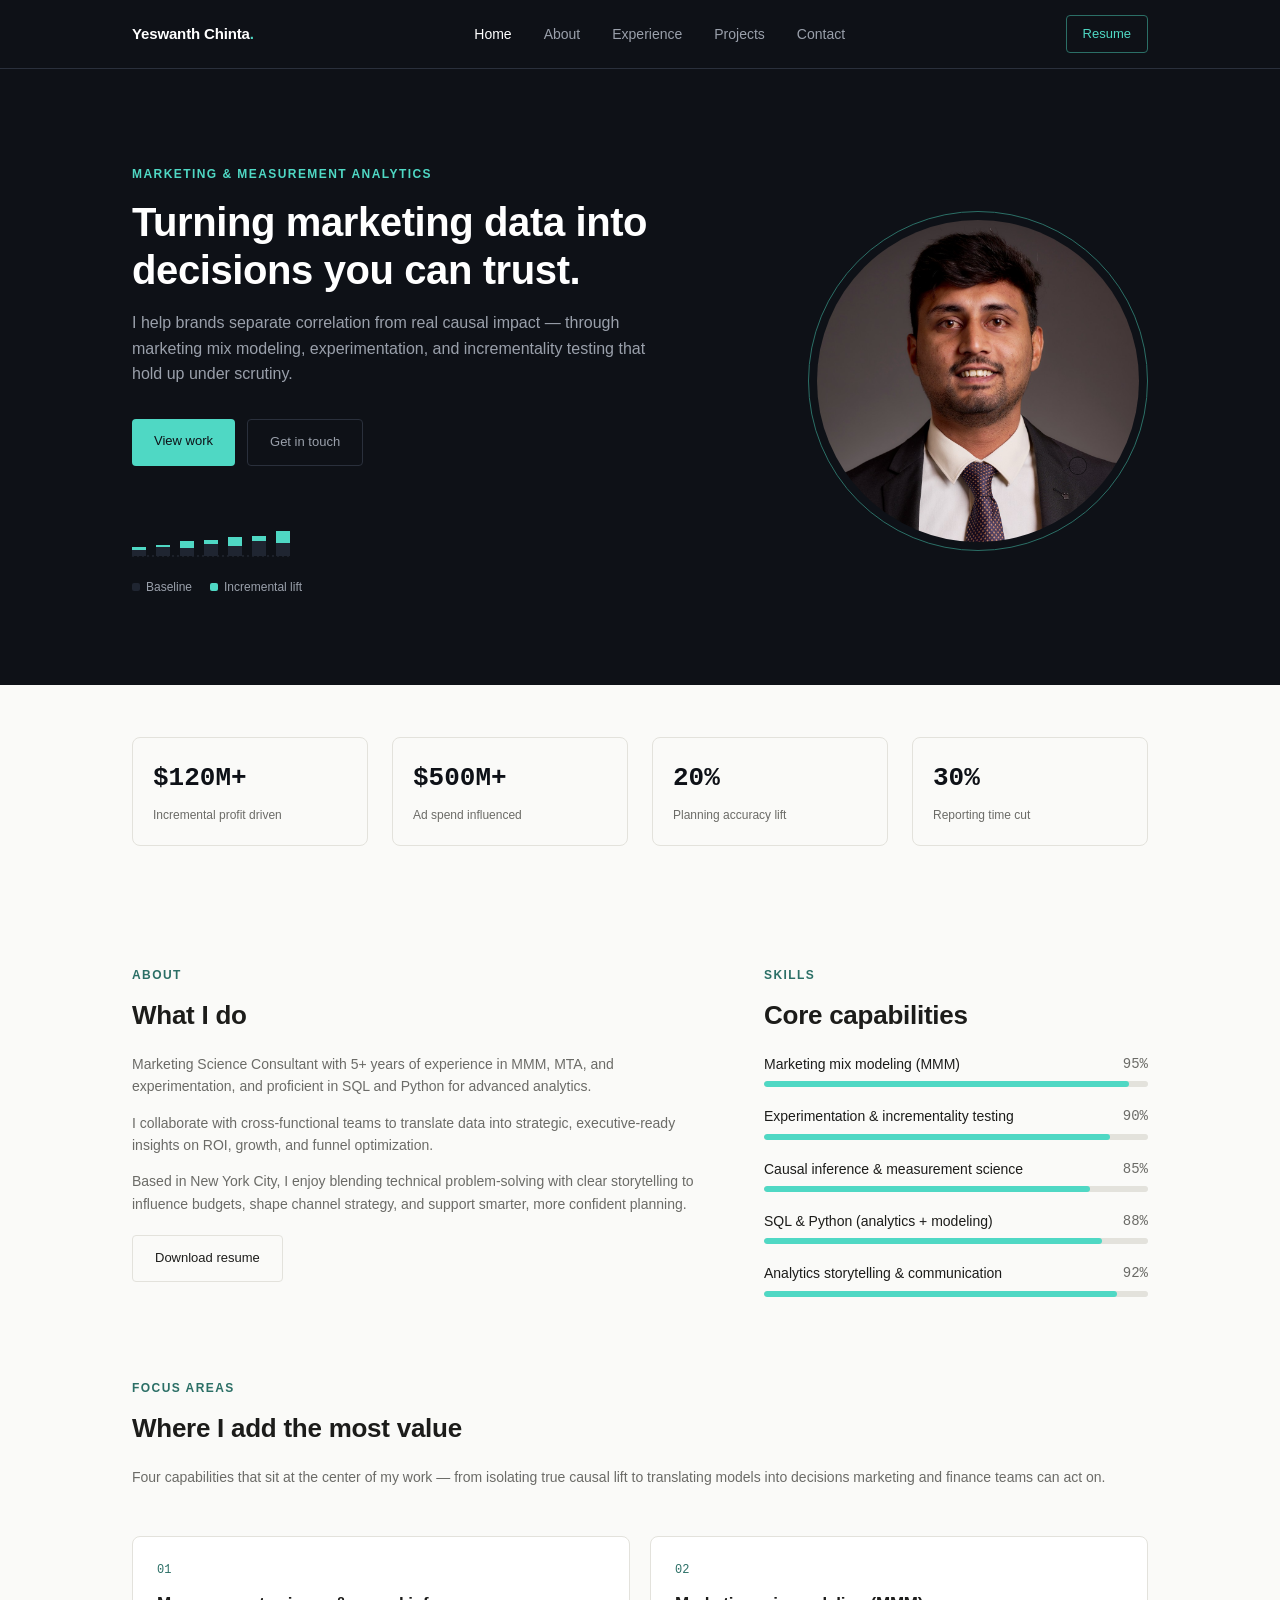
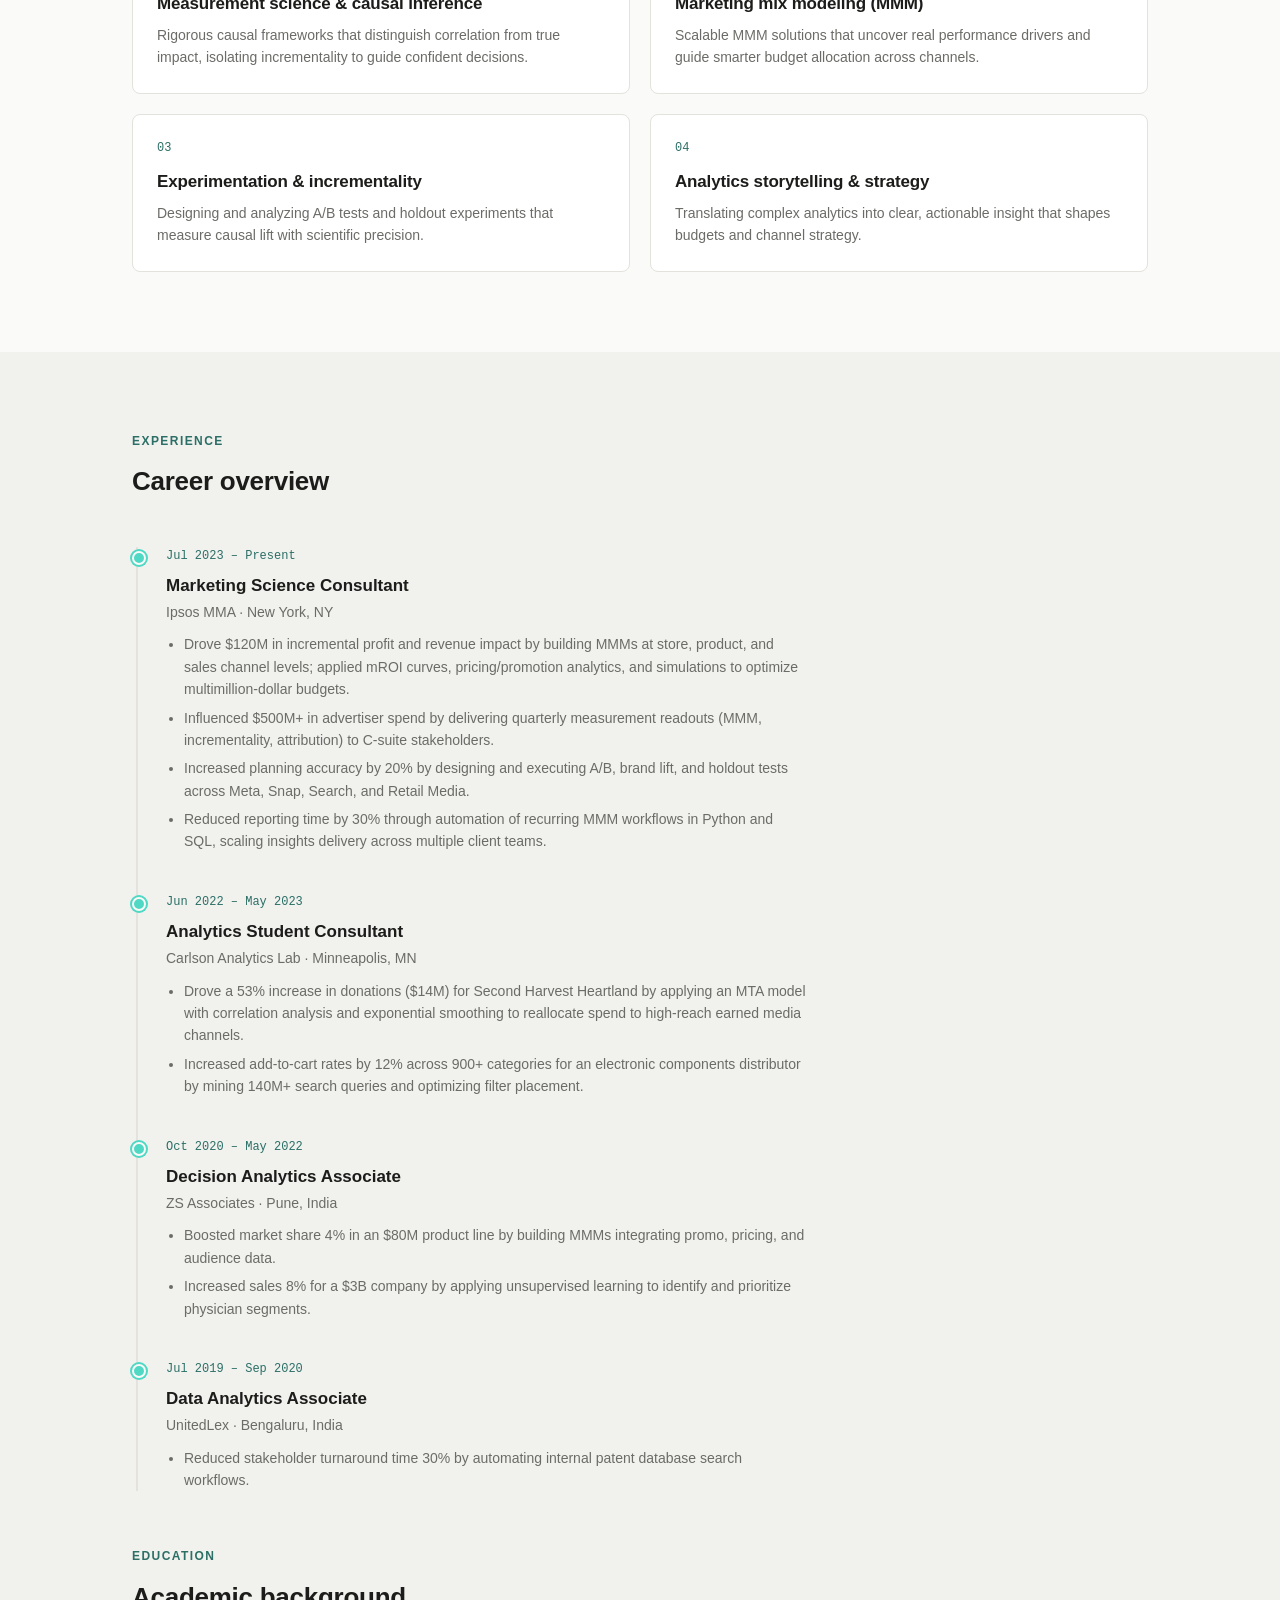
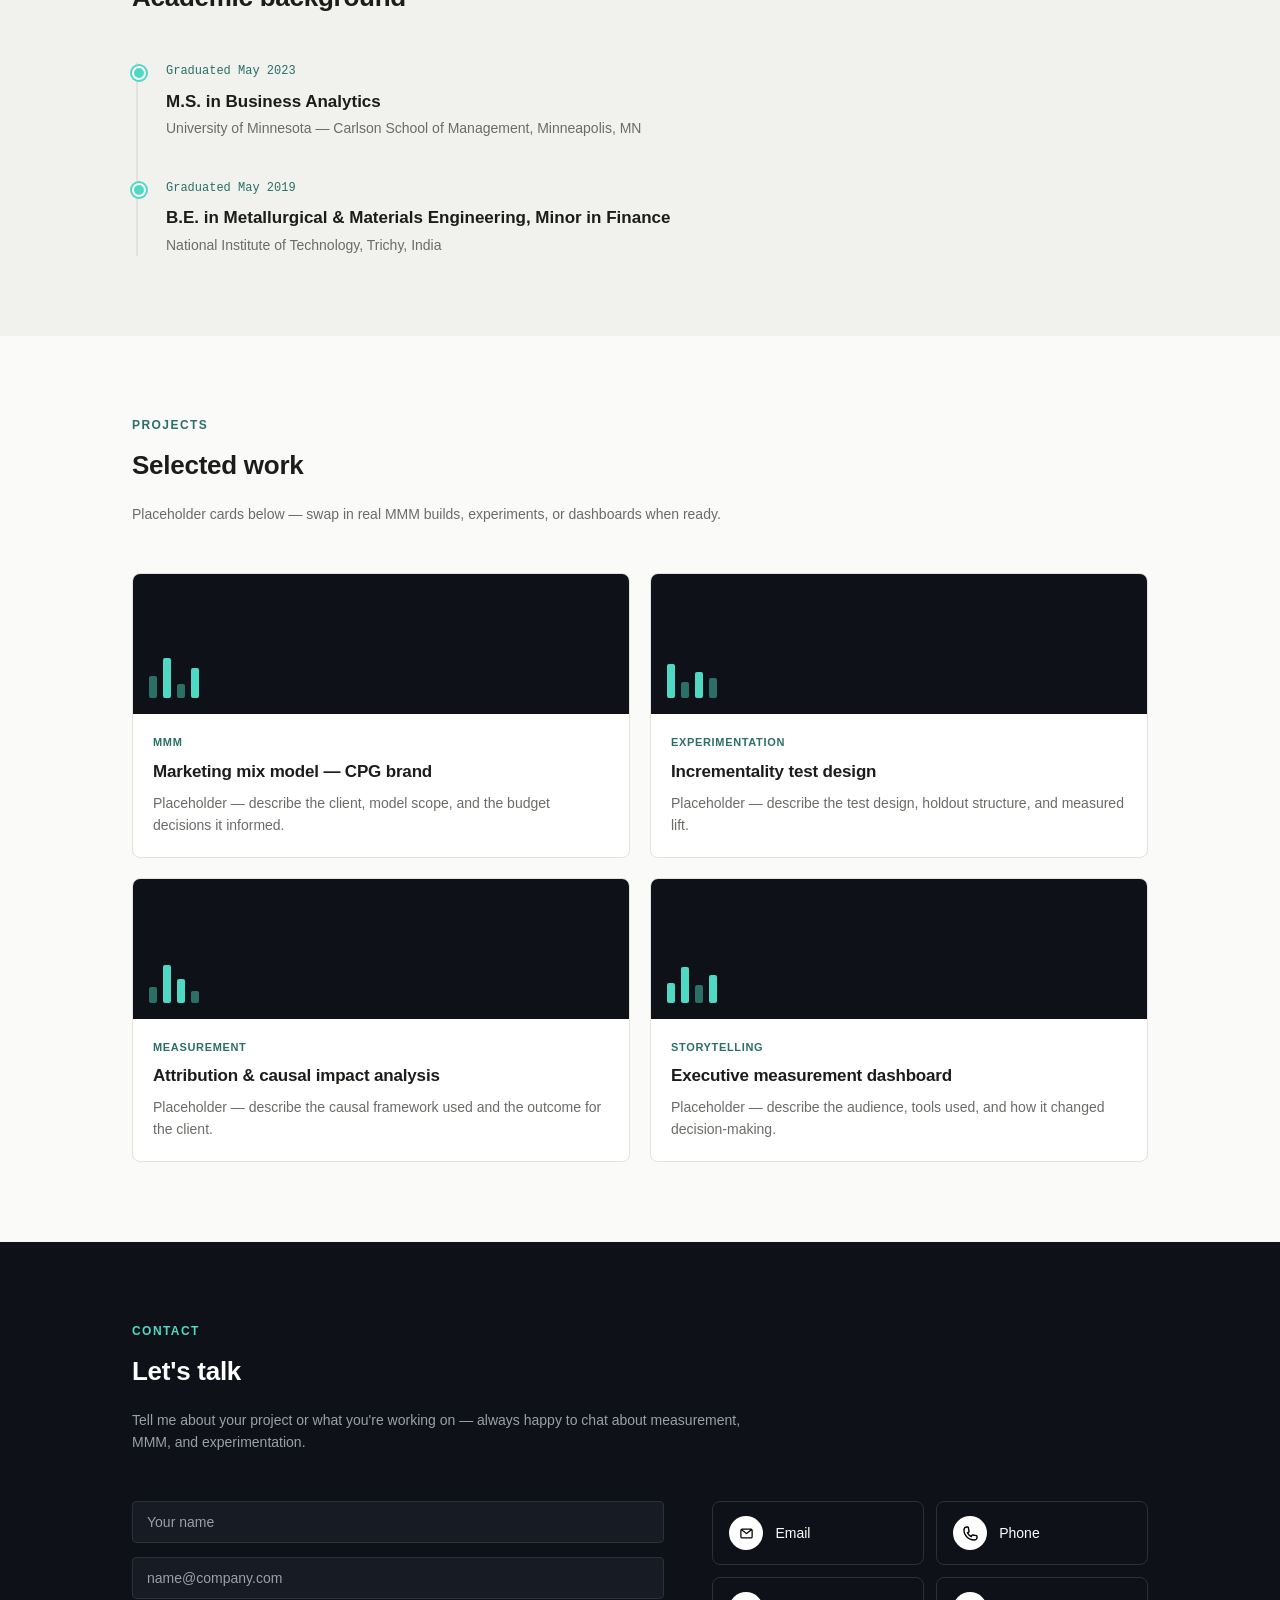
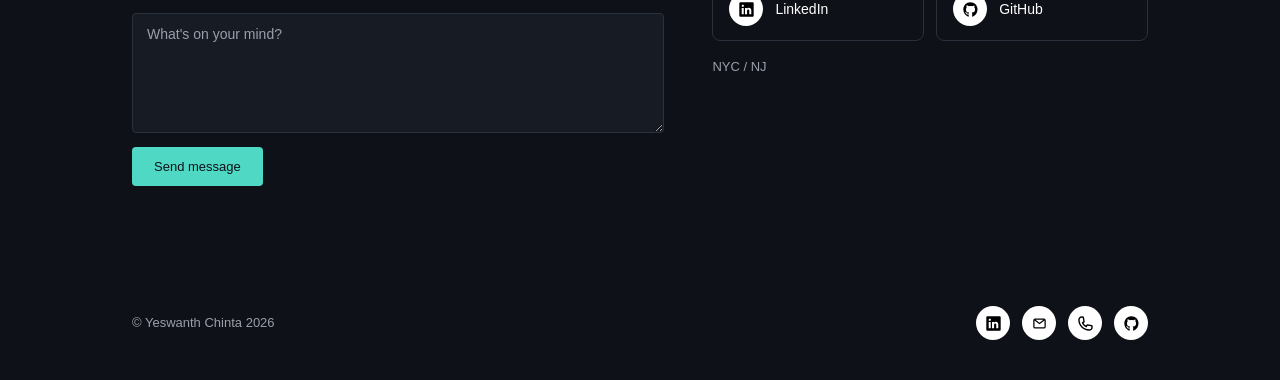
<file: index.html>
<!DOCTYPE html>
<html lang="en">
<head>
<meta charset="UTF-8">
<meta name="viewport" content="width=device-width, initial-scale=1.0">
<title>Yeswanth Chinta — Marketing &amp; Measurement Analytics</title>
<link rel="shortcut icon" href="img/favicon.png" type="image/x-icon">
<link rel="stylesheet" href="css/style.css">
</head>
<body>

<nav class="nav">
  <div class="wrap">
    <a class="brand" href="#home">Yeswanth Chinta<span>.</span></a>
    <ul class="nav-links">
      <li><a href="#home">Home</a></li>
      <li><a href="#about">About</a></li>
      <li><a href="#experience">Experience</a></li>
      <li><a href="#projects">Projects</a></li>
      <li><a href="#contact">Contact</a></li>
    </ul>
    <div class="nav-right">
      <a class="nav-cta" href="Yeswanth_Chinta_Resume.pdf">Resume</a>
      <button class="nav-toggle" aria-label="Toggle menu"><span></span><span></span><span></span></button>
    </div>
  </div>
</nav>

<header class="hero" id="home">
  <div class="wrap">
    <div class="hero-grid">
      <div>
        <p class="eyebrow on-dark">Marketing &amp; measurement analytics</p>
        <h1>Turning marketing data into decisions you can trust.</h1>
        <p class="lede">I help brands separate correlation from real causal impact — through marketing mix modeling, experimentation, and incrementality testing that hold up under scrutiny.</p>
        <div class="actions">
          <a class="btn btn-primary" href="#projects">View work</a>
          <a class="btn btn-ghost-dark" href="#contact">Get in touch</a>
        </div>
        <svg class="lift-chart" viewBox="0 0 160 60" width="160" height="60" role="img" aria-label="Bar chart showing baseline sales plus incremental lift from marketing">
          <line x1="0" y1="50" x2="158" y2="50" stroke="var(--line-dark)" stroke-width="1" stroke-dasharray="2 3"></line>
          <rect x="0" y="44" width="14" height="6" fill="var(--navy-3)"></rect>
          <rect x="0" y="41" width="14" height="3" fill="var(--teal)"></rect>
          <rect x="24" y="41" width="14" height="9" fill="var(--navy-3)"></rect>
          <rect x="24" y="39" width="14" height="2" fill="var(--teal)"></rect>
          <rect x="48" y="42" width="14" height="8" fill="var(--navy-3)"></rect>
          <rect x="48" y="35" width="14" height="7" fill="var(--teal)"></rect>
          <rect x="72" y="38" width="14" height="12" fill="var(--navy-3)"></rect>
          <rect x="72" y="34" width="14" height="4" fill="var(--teal)"></rect>
          <rect x="96" y="40" width="14" height="10" fill="var(--navy-3)"></rect>
          <rect x="96" y="31" width="14" height="9" fill="var(--teal)"></rect>
          <rect x="120" y="35" width="14" height="15" fill="var(--navy-3)"></rect>
          <rect x="120" y="30" width="14" height="5" fill="var(--teal)"></rect>
          <rect x="144" y="37" width="14" height="13" fill="var(--navy-3)"></rect>
          <rect x="144" y="25" width="14" height="12" fill="var(--teal)"></rect>
        </svg>
        <div class="lift-legend">
          <span><i style="background:var(--navy-3)"></i>Baseline</span>
          <span><i style="background:var(--teal)"></i>Incremental lift</span>
        </div>
      </div>
      <div class="hero-photo-wrap">
        <img src="img/hero/hero.png" alt="Yeswanth Chinta">
      </div>
    </div>
  </div>
</header>

<main>

<section class="block metrics-strip">
  <div class="wrap">
    <div class="stat-grid">
      <div class="stat-card">
        <div class="stat-num">$120M+</div>
        <div class="stat-label">Incremental profit driven</div>
      </div>
      <div class="stat-card">
        <div class="stat-num">$500M+</div>
        <div class="stat-label">Ad spend influenced</div>
      </div>
      <div class="stat-card">
        <div class="stat-num">20%</div>
        <div class="stat-label">Planning accuracy lift</div>
      </div>
      <div class="stat-card">
        <div class="stat-num">30%</div>
        <div class="stat-label">Reporting time cut</div>
      </div>
    </div>
  </div>
</section>

<section class="block" id="about">
  <div class="wrap">
    <div class="about-grid">
      <div>
        <p class="eyebrow">About</p>
        <h2>What I do</h2>
        <p style="margin-bottom:14px;">Marketing Science Consultant with 5+ years of experience in MMM, MTA, and experimentation, and proficient in SQL and Python for advanced analytics.</p>
        <p style="margin-bottom:14px;">I collaborate with cross-functional teams to translate data into strategic, executive-ready insights on ROI, growth, and funnel optimization.</p>
        <p style="margin-bottom:20px;">Based in New York City, I enjoy blending technical problem-solving with clear storytelling to influence budgets, shape channel strategy, and support smarter, more confident planning.</p>
        <a class="btn btn-ghost-light" href="Yeswanth_Chinta_Resume.pdf">Download resume</a>
      </div>
      <div>
        <p class="eyebrow">Skills</p>
        <h2>Core capabilities</h2>
        <div class="skill-row">
          <div class="skill-top"><span>Marketing mix modeling (MMM)</span><span>95%</span></div>
          <div class="skill-bar"><div class="skill-fill" style="width:95%"></div></div>
        </div>
        <div class="skill-row">
          <div class="skill-top"><span>Experimentation &amp; incrementality testing</span><span>90%</span></div>
          <div class="skill-bar"><div class="skill-fill" style="width:90%"></div></div>
        </div>
        <div class="skill-row">
          <div class="skill-top"><span>Causal inference &amp; measurement science</span><span>85%</span></div>
          <div class="skill-bar"><div class="skill-fill" style="width:85%"></div></div>
        </div>
        <div class="skill-row">
          <div class="skill-top"><span>SQL &amp; Python (analytics + modeling)</span><span>88%</span></div>
          <div class="skill-bar"><div class="skill-fill" style="width:88%"></div></div>
        </div>
        <div class="skill-row">
          <div class="skill-top"><span>Analytics storytelling &amp; communication</span><span>92%</span></div>
          <div class="skill-bar"><div class="skill-fill" style="width:92%"></div></div>
        </div>
      </div>
    </div>

    <div class="section-head wide" style="margin-top:64px;">
      <p class="eyebrow">Focus areas</p>
      <h2>Where I add the most value</h2>
      <p>Four capabilities that sit at the center of my work — from isolating true causal lift to translating models into decisions marketing and finance teams can act on.</p>
    </div>
    <div class="card-grid">
      <div class="card">
        <div class="num">01</div>
        <h3>Measurement science &amp; causal inference</h3>
        <p>Rigorous causal frameworks that distinguish correlation from true impact, isolating incrementality to guide confident decisions.</p>
      </div>
      <div class="card">
        <div class="num">02</div>
        <h3>Marketing mix modeling (MMM)</h3>
        <p>Scalable MMM solutions that uncover real performance drivers and guide smarter budget allocation across channels.</p>
      </div>
      <div class="card">
        <div class="num">03</div>
        <h3>Experimentation &amp; incrementality</h3>
        <p>Designing and analyzing A/B tests and holdout experiments that measure causal lift with scientific precision.</p>
      </div>
      <div class="card">
        <div class="num">04</div>
        <h3>Analytics storytelling &amp; strategy</h3>
        <p>Translating complex analytics into clear, actionable insight that shapes budgets and channel strategy.</p>
      </div>
    </div>
  </div>
</section>

<section class="block alt" id="experience">
  <div class="wrap">
    <div class="section-head">
      <p class="eyebrow">Experience</p>
      <h2>Career overview</h2>
    </div>
    <div class="timeline">
      <div class="tl-item">
        <div class="tl-date">Jul 2023 – Present</div>
        <div class="tl-role">Marketing Science Consultant</div>
        <div class="tl-org">Ipsos MMA · New York, NY</div>
        <ul class="tl-bullets">
          <li>Drove $120M in incremental profit and revenue impact by building MMMs at store, product, and sales channel levels; applied mROI curves, pricing/promotion analytics, and simulations to optimize multimillion-dollar budgets.</li>
          <li>Influenced $500M+ in advertiser spend by delivering quarterly measurement readouts (MMM, incrementality, attribution) to C-suite stakeholders.</li>
          <li>Increased planning accuracy by 20% by designing and executing A/B, brand lift, and holdout tests across Meta, Snap, Search, and Retail Media.</li>
          <li>Reduced reporting time by 30% through automation of recurring MMM workflows in Python and SQL, scaling insights delivery across multiple client teams.</li>
        </ul>
      </div>
      <div class="tl-item">
        <div class="tl-date">Jun 2022 – May 2023</div>
        <div class="tl-role">Analytics Student Consultant</div>
        <div class="tl-org">Carlson Analytics Lab · Minneapolis, MN</div>
        <ul class="tl-bullets">
          <li>Drove a 53% increase in donations ($14M) for Second Harvest Heartland by applying an MTA model with correlation analysis and exponential smoothing to reallocate spend to high-reach earned media channels.</li>
          <li>Increased add-to-cart rates by 12% across 900+ categories for an electronic components distributor by mining 140M+ search queries and optimizing filter placement.</li>
        </ul>
      </div>
      <div class="tl-item">
        <div class="tl-date">Oct 2020 – May 2022</div>
        <div class="tl-role">Decision Analytics Associate</div>
        <div class="tl-org">ZS Associates · Pune, India</div>
        <ul class="tl-bullets">
          <li>Boosted market share 4% in an $80M product line by building MMMs integrating promo, pricing, and audience data.</li>
          <li>Increased sales 8% for a $3B company by applying unsupervised learning to identify and prioritize physician segments.</li>
        </ul>
      </div>
      <div class="tl-item">
        <div class="tl-date">Jul 2019 – Sep 2020</div>
        <div class="tl-role">Data Analytics Associate</div>
        <div class="tl-org">UnitedLex · Bengaluru, India</div>
        <ul class="tl-bullets">
          <li>Reduced stakeholder turnaround time 30% by automating internal patent database search workflows.</li>
        </ul>
      </div>
    </div>

    <div class="section-head" style="margin-top:56px;">
      <p class="eyebrow">Education</p>
      <h2>Academic background</h2>
    </div>
    <div class="timeline">
      <div class="tl-item">
        <div class="tl-date">Graduated May 2023</div>
        <div class="tl-role">M.S. in Business Analytics</div>
        <div class="tl-org">University of Minnesota — Carlson School of Management, Minneapolis, MN</div>
      </div>
      <div class="tl-item">
        <div class="tl-date">Graduated May 2019</div>
        <div class="tl-role">B.E. in Metallurgical &amp; Materials Engineering, Minor in Finance</div>
        <div class="tl-org">National Institute of Technology, Trichy, India</div>
      </div>
    </div>
  </div>
</section>

<section class="block" id="projects">
  <div class="wrap">
    <div class="section-head">
      <p class="eyebrow">Projects</p>
      <h2>Selected work</h2>
      <p>Placeholder cards below — swap in real MMM builds, experiments, or dashboards when ready.</p>
    </div>
    <div class="card-grid" style="grid-template-columns:repeat(2,1fr);">

      <div class="proj-card">
        <div class="proj-thumb">
          <div style="height:22px"></div><div class="hi" style="height:40px"></div><div style="height:14px"></div><div class="hi" style="height:30px"></div>
        </div>
        <div class="proj-body">
          <div class="proj-tag">MMM</div>
          <h3>Marketing mix model — CPG brand</h3>
          <p>Placeholder — describe the client, model scope, and the budget decisions it informed.</p>
        </div>
      </div>

      <div class="proj-card">
        <div class="proj-thumb">
          <div class="hi" style="height:34px"></div><div style="height:16px"></div><div class="hi" style="height:26px"></div><div style="height:20px"></div>
        </div>
        <div class="proj-body">
          <div class="proj-tag">Experimentation</div>
          <h3>Incrementality test design</h3>
          <p>Placeholder — describe the test design, holdout structure, and measured lift.</p>
        </div>
      </div>

      <div class="proj-card">
        <div class="proj-thumb">
          <div style="height:16px"></div><div class="hi" style="height:38px"></div><div class="hi" style="height:24px"></div><div style="height:12px"></div>
        </div>
        <div class="proj-body">
          <div class="proj-tag">Measurement</div>
          <h3>Attribution &amp; causal impact analysis</h3>
          <p>Placeholder — describe the causal framework used and the outcome for the client.</p>
        </div>
      </div>

      <div class="proj-card">
        <div class="proj-thumb">
          <div class="hi" style="height:20px"></div><div class="hi" style="height:36px"></div><div style="height:18px"></div><div class="hi" style="height:28px"></div>
        </div>
        <div class="proj-body">
          <div class="proj-tag">Storytelling</div>
          <h3>Executive measurement dashboard</h3>
          <p>Placeholder — describe the audience, tools used, and how it changed decision-making.</p>
        </div>
      </div>

    </div>
  </div>
</section>

<section class="block block-dark" id="contact">
  <div class="wrap">
    <div class="section-head">
      <p class="eyebrow on-dark">Contact</p>
      <h2>Let's talk</h2>
      <p>Tell me about your project or what you're working on — always happy to chat about measurement, MMM, and experimentation.</p>
    </div>
    <div class="contact-grid">
      <div>
        <form class="contact-form" action="#" method="POST">
          <input type="text" name="name" placeholder="Your name" required>
          <input type="email" name="email" placeholder="name@company.com" required>
          <textarea name="message" placeholder="What's on your mind?" required></textarea>
          <button class="btn btn-primary" type="submit">Send message</button>
        </form>
      </div>

      <div>
        <div class="contact-icons">
          <a class="contact-icon-tile" href="mailto:yeswanthreddy2501@gmail.com">
            <span class="ci-icon"><img src="img/social_icons/email.svg" alt=""></span>
            <span>Email</span>
          </a>
          <a class="contact-icon-tile" href="tel:+19523938192">
            <span class="ci-icon"><img src="img/social_icons/phone.svg" alt=""></span>
            <span>Phone</span>
          </a>
          <a class="contact-icon-tile" href="https://www.linkedin.com/in/yeswanth-chinta/" target="_blank" rel="noopener">
            <span class="ci-icon"><img src="img/social_icons/linkedin.svg" alt=""></span>
            <span>LinkedIn</span>
          </a>
          <a class="contact-icon-tile" href="https://github.com/yeswanthchinta" target="_blank" rel="noopener">
            <span class="ci-icon"><img src="img/social_icons/github.svg" alt=""></span>
            <span>GitHub</span>
          </a>
        </div>
        <p class="contact-location">NYC / NJ</p>
      </div>
    </div>
  </div>
</section>

</main>

<footer>
  <div class="wrap">
    <span>© Yeswanth Chinta 2026</span>
    <div class="social-row">
      <a href="https://www.linkedin.com/in/yeswanth-chinta/" aria-label="LinkedIn"><img src="img/social_icons/linkedin.svg" alt=""></a>
      <a href="mailto:yeswanthreddy2501@gmail.com" aria-label="Email"><img src="img/social_icons/email.svg" alt=""></a>
      <a href="tel:+19523938192" aria-label="Phone"><img src="img/social_icons/phone.svg" alt=""></a>
      <a href="https://github.com/yeswanthchinta" aria-label="GitHub"><img src="img/social_icons/github.svg" alt=""></a>
    </div>
  </div>
</footer>

<script src="js/main.js"></script>
</body>
</html>
</file>
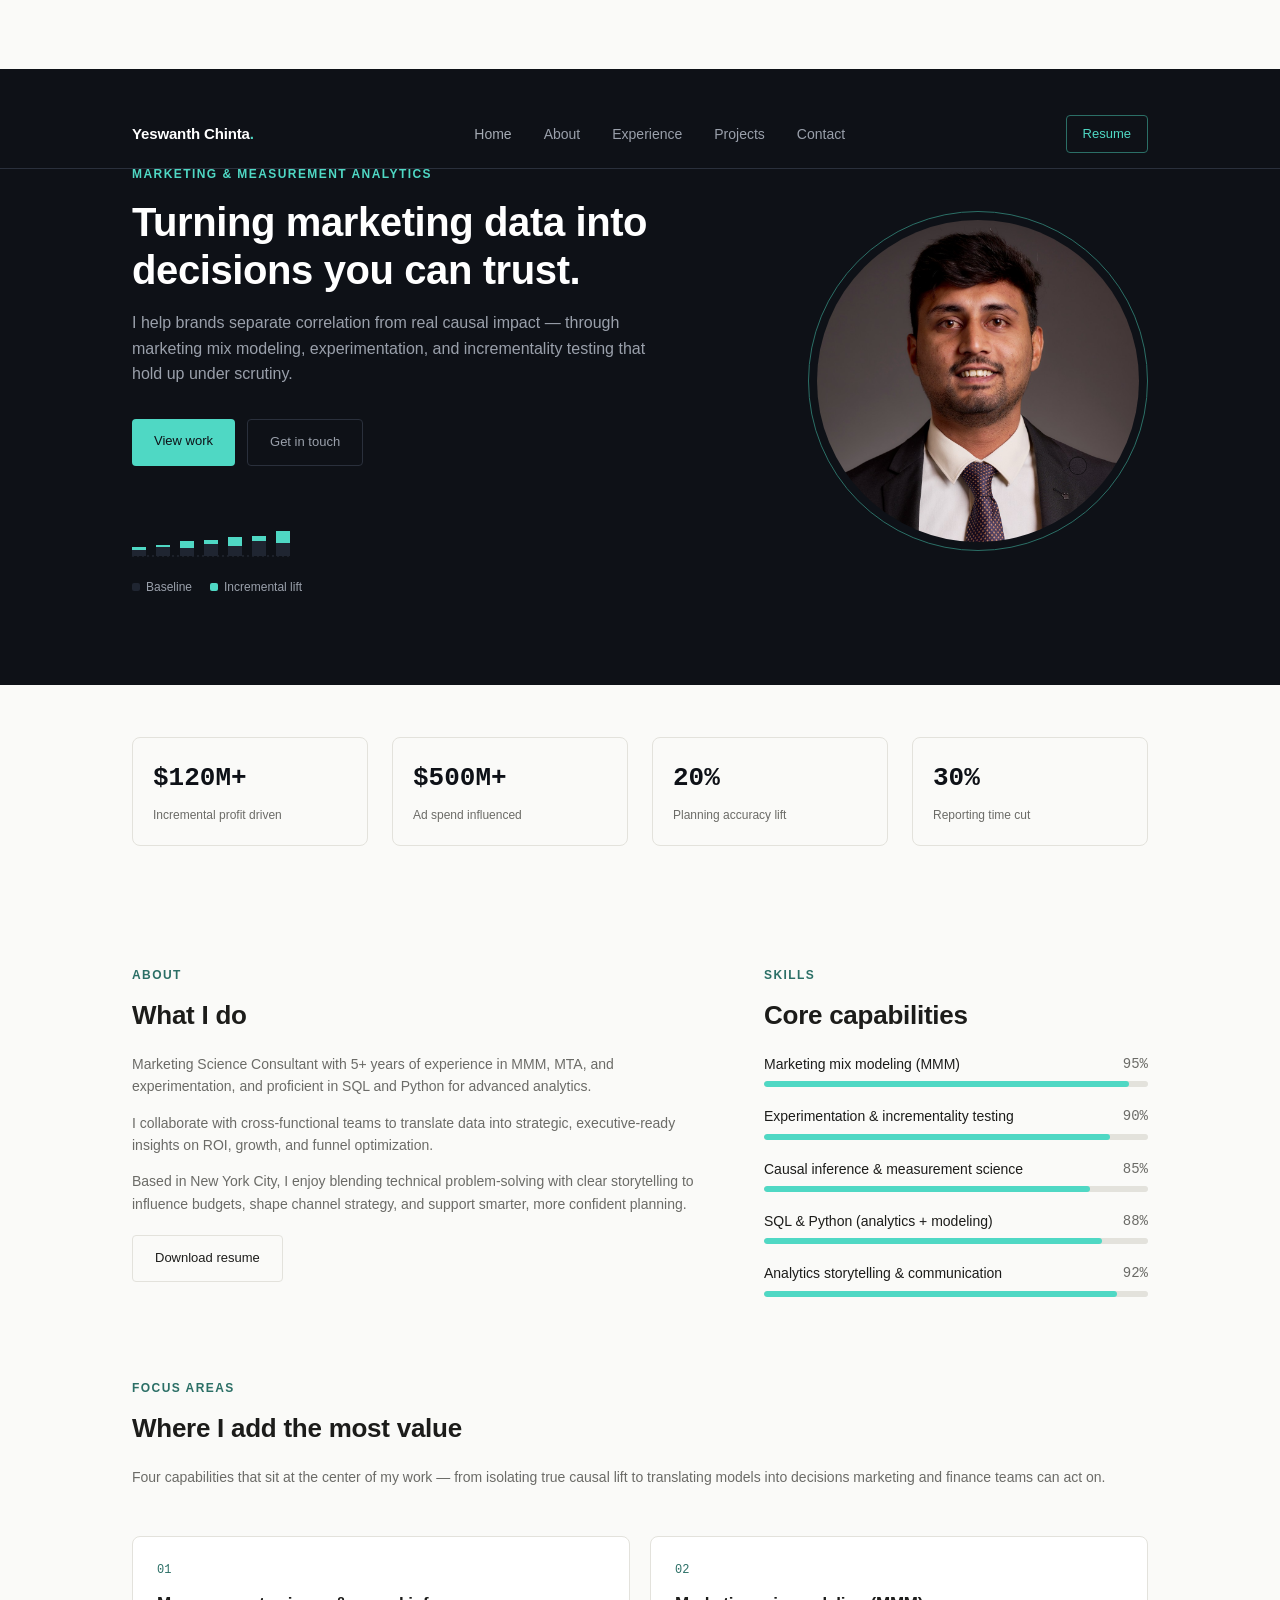
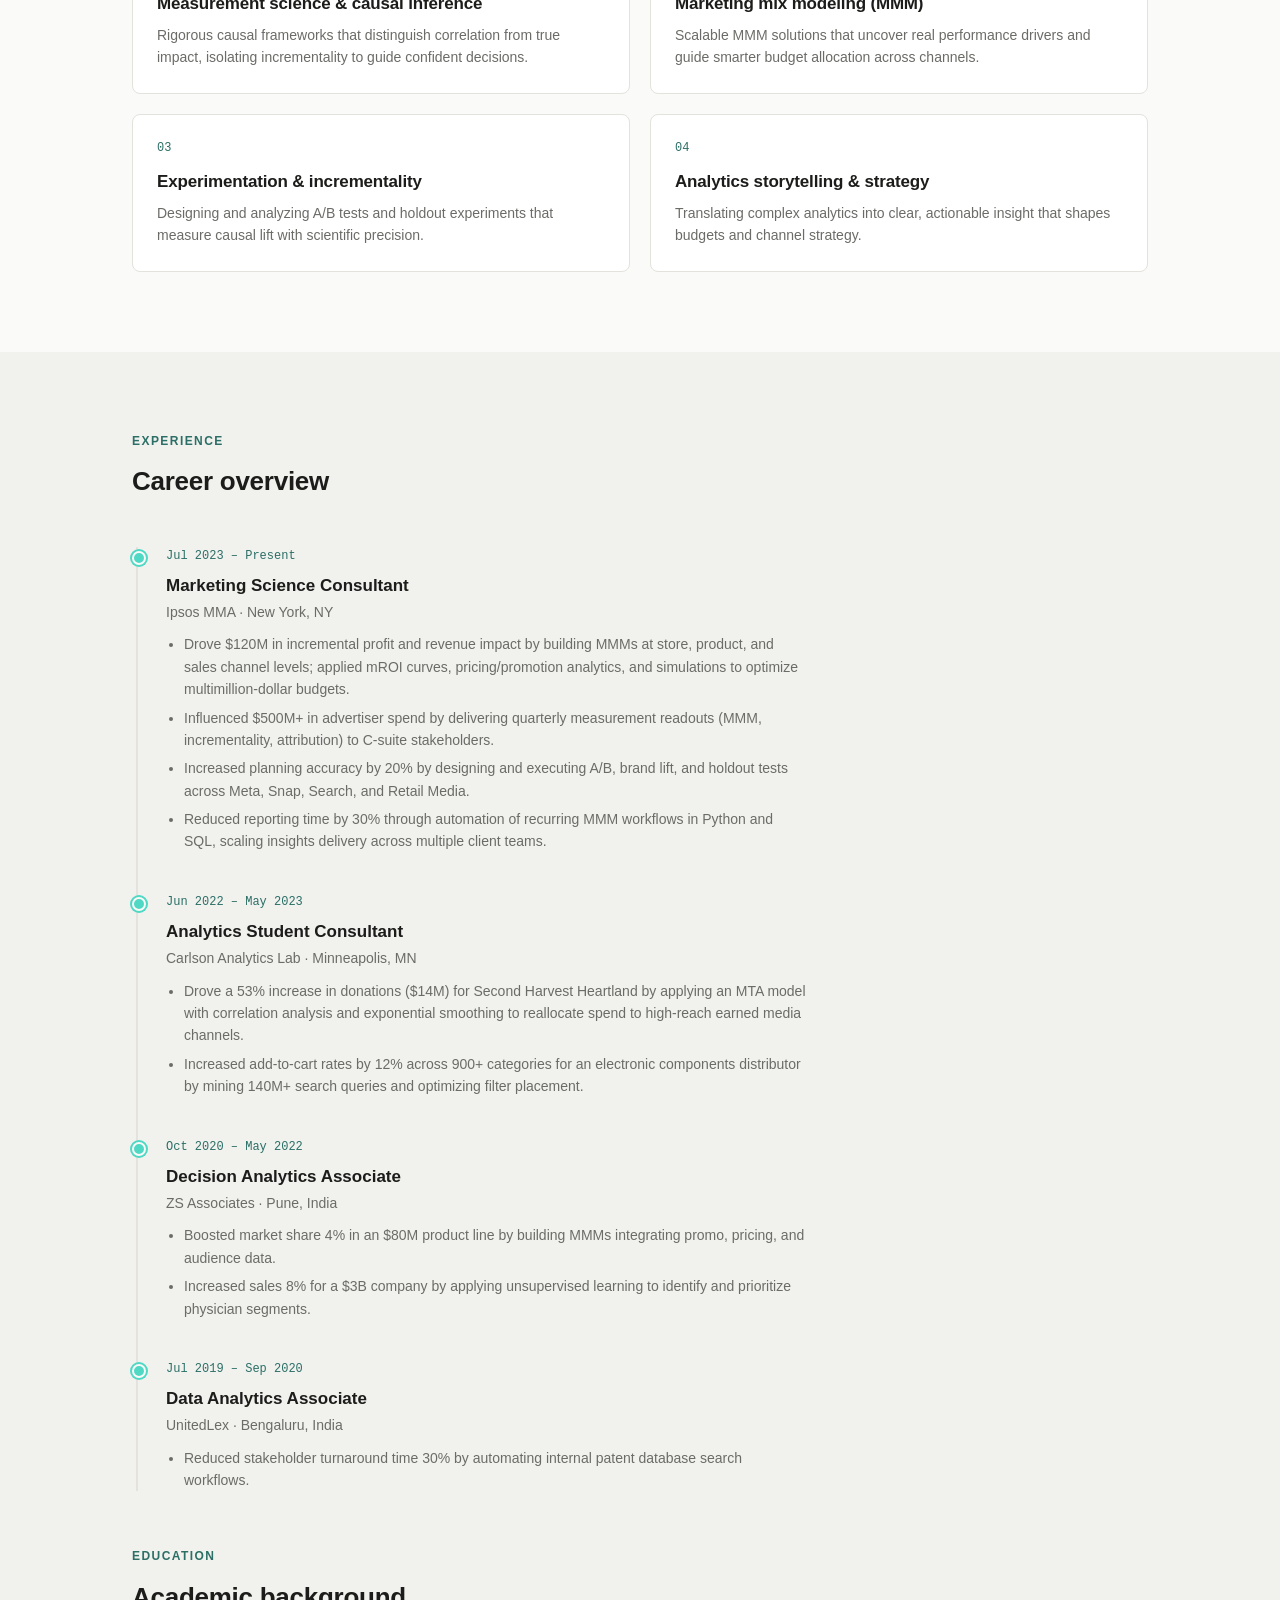
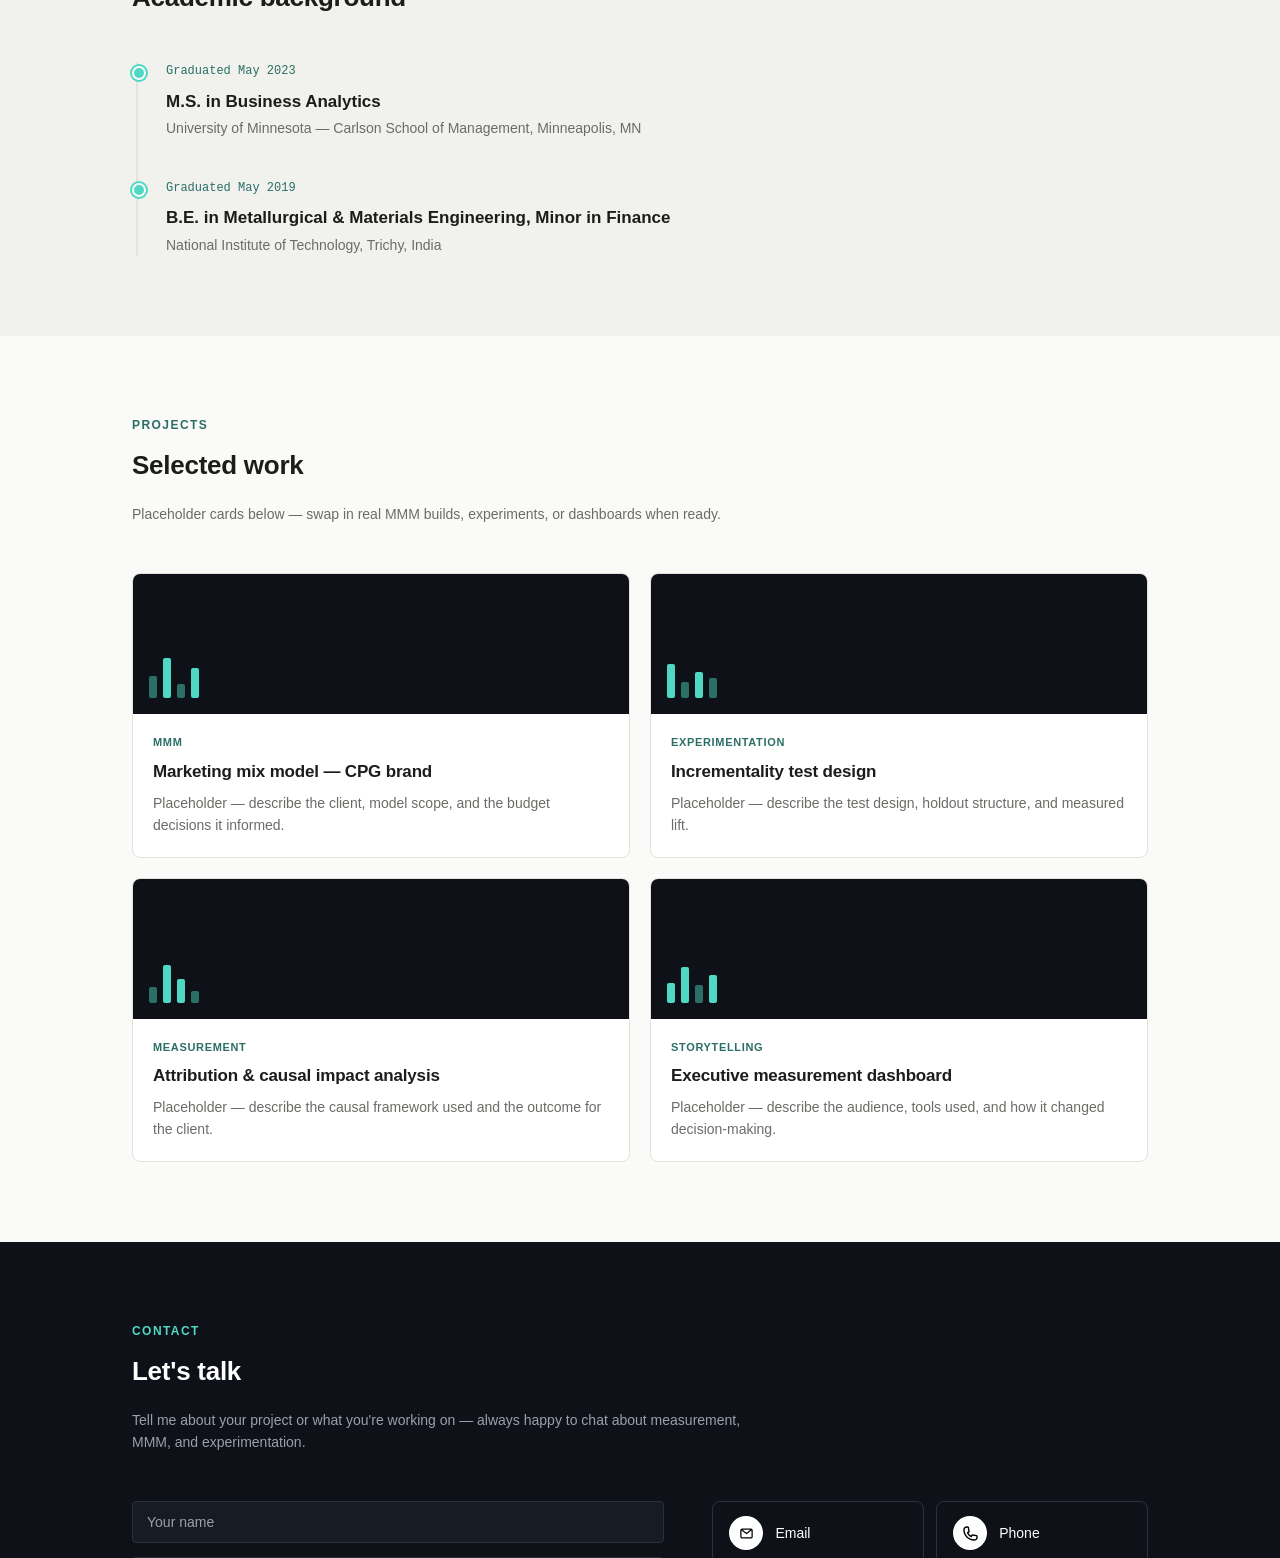
<file: about.html>
<!DOCTYPE html>
<html lang="en">
<head>
<meta charset="UTF-8">
<meta http-equiv="refresh" content="0; url=index.html#about">
<link rel="canonical" href="index.html#about">
<title>Redirecting…</title>
</head>
<body>
<p>This page has moved. <a href="index.html#about">Continue to About</a>.</p>
</body>
</html>
</file>
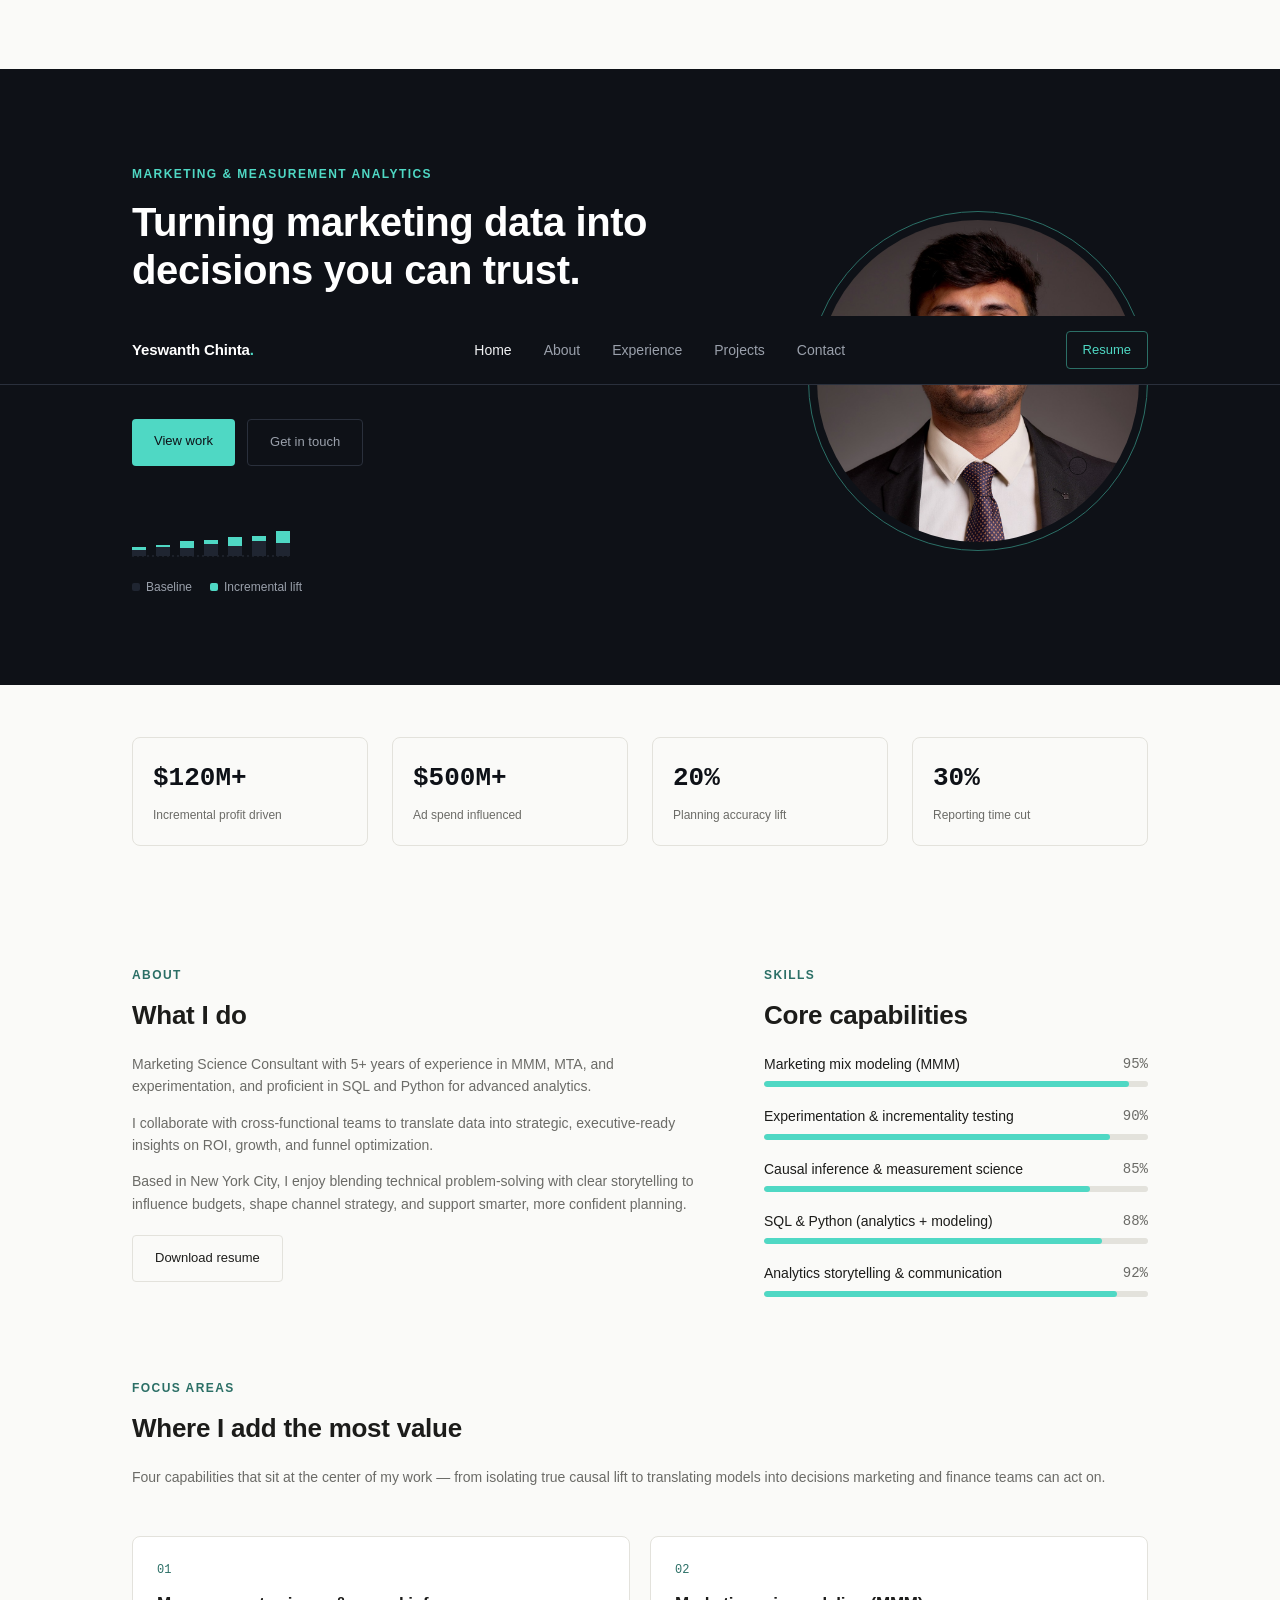
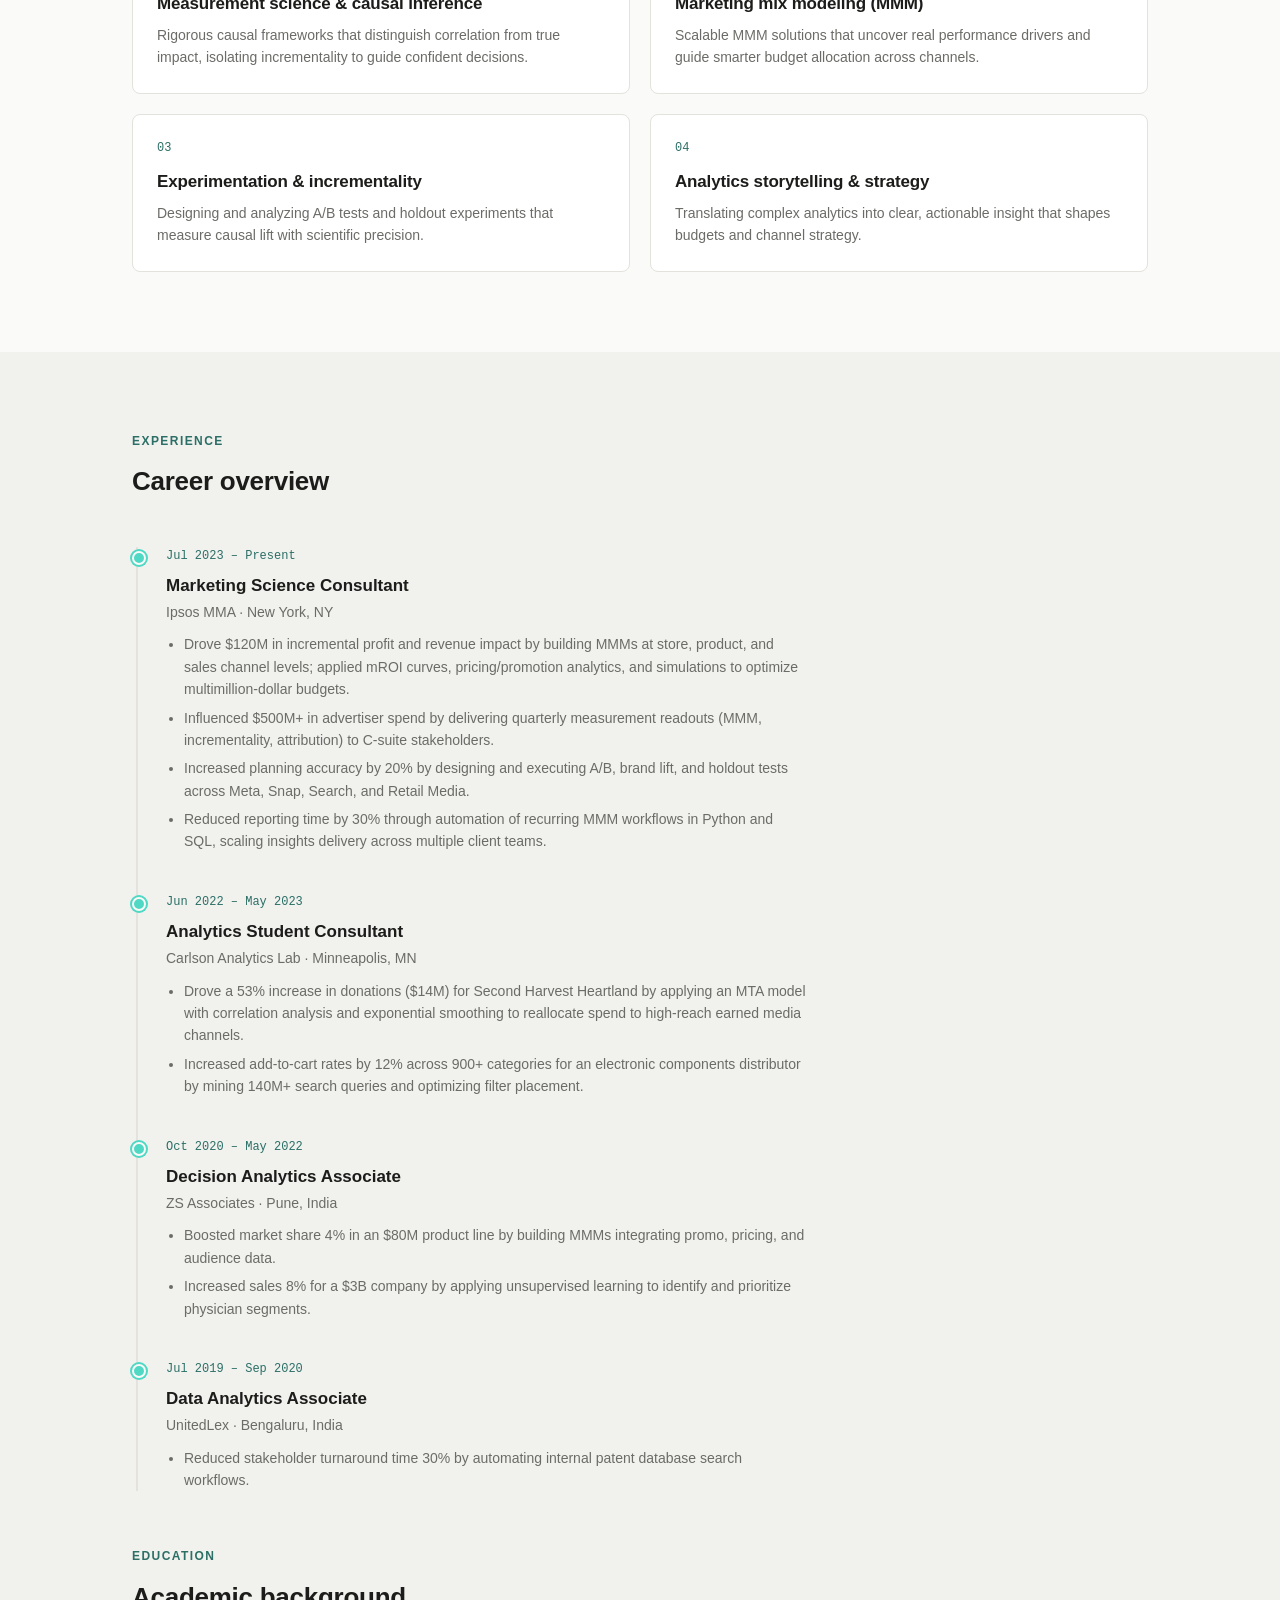
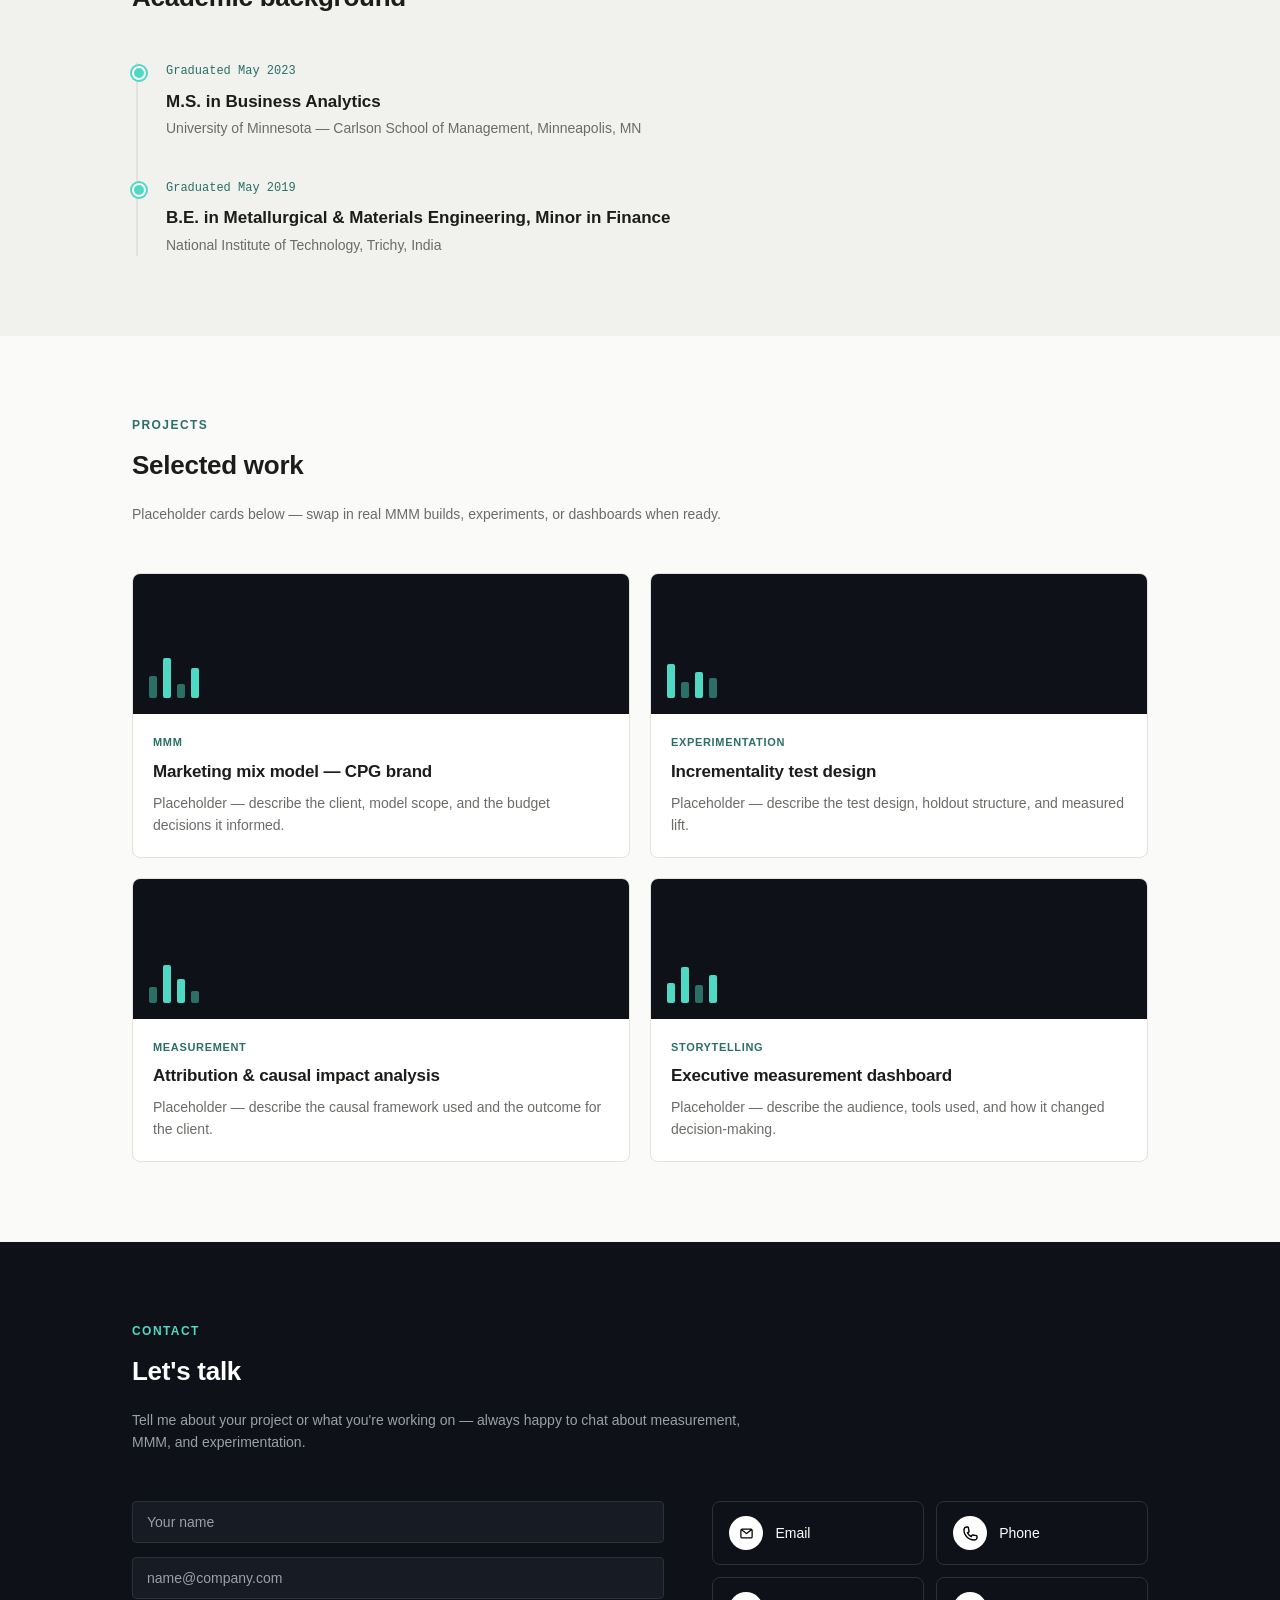
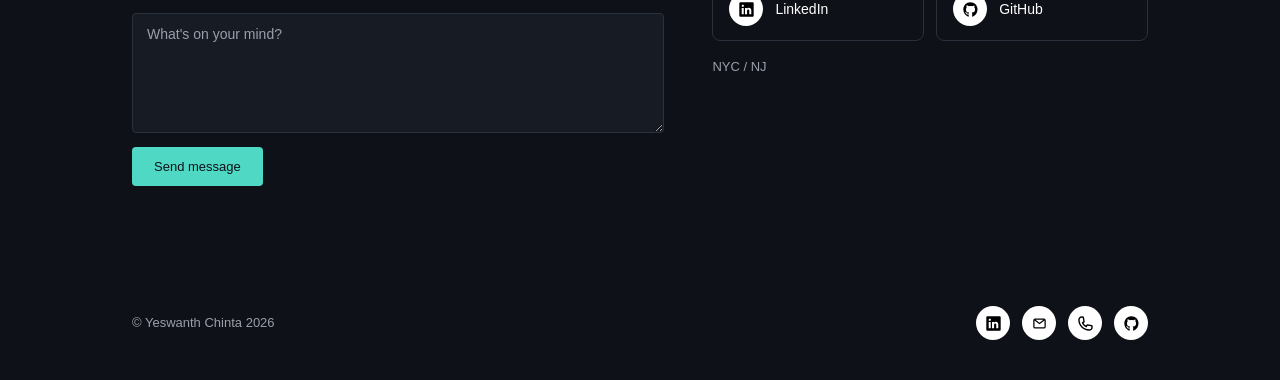
<file: contact.html>
<!DOCTYPE html>
<html lang="en">
<head>
<meta charset="UTF-8">
<meta http-equiv="refresh" content="0; url=index.html#contact">
<link rel="canonical" href="index.html#contact">
<title>Redirecting…</title>
</head>
<body>
<p>This page has moved. <a href="index.html#contact">Continue to Contact</a>.</p>
</body>
</html>
</file>
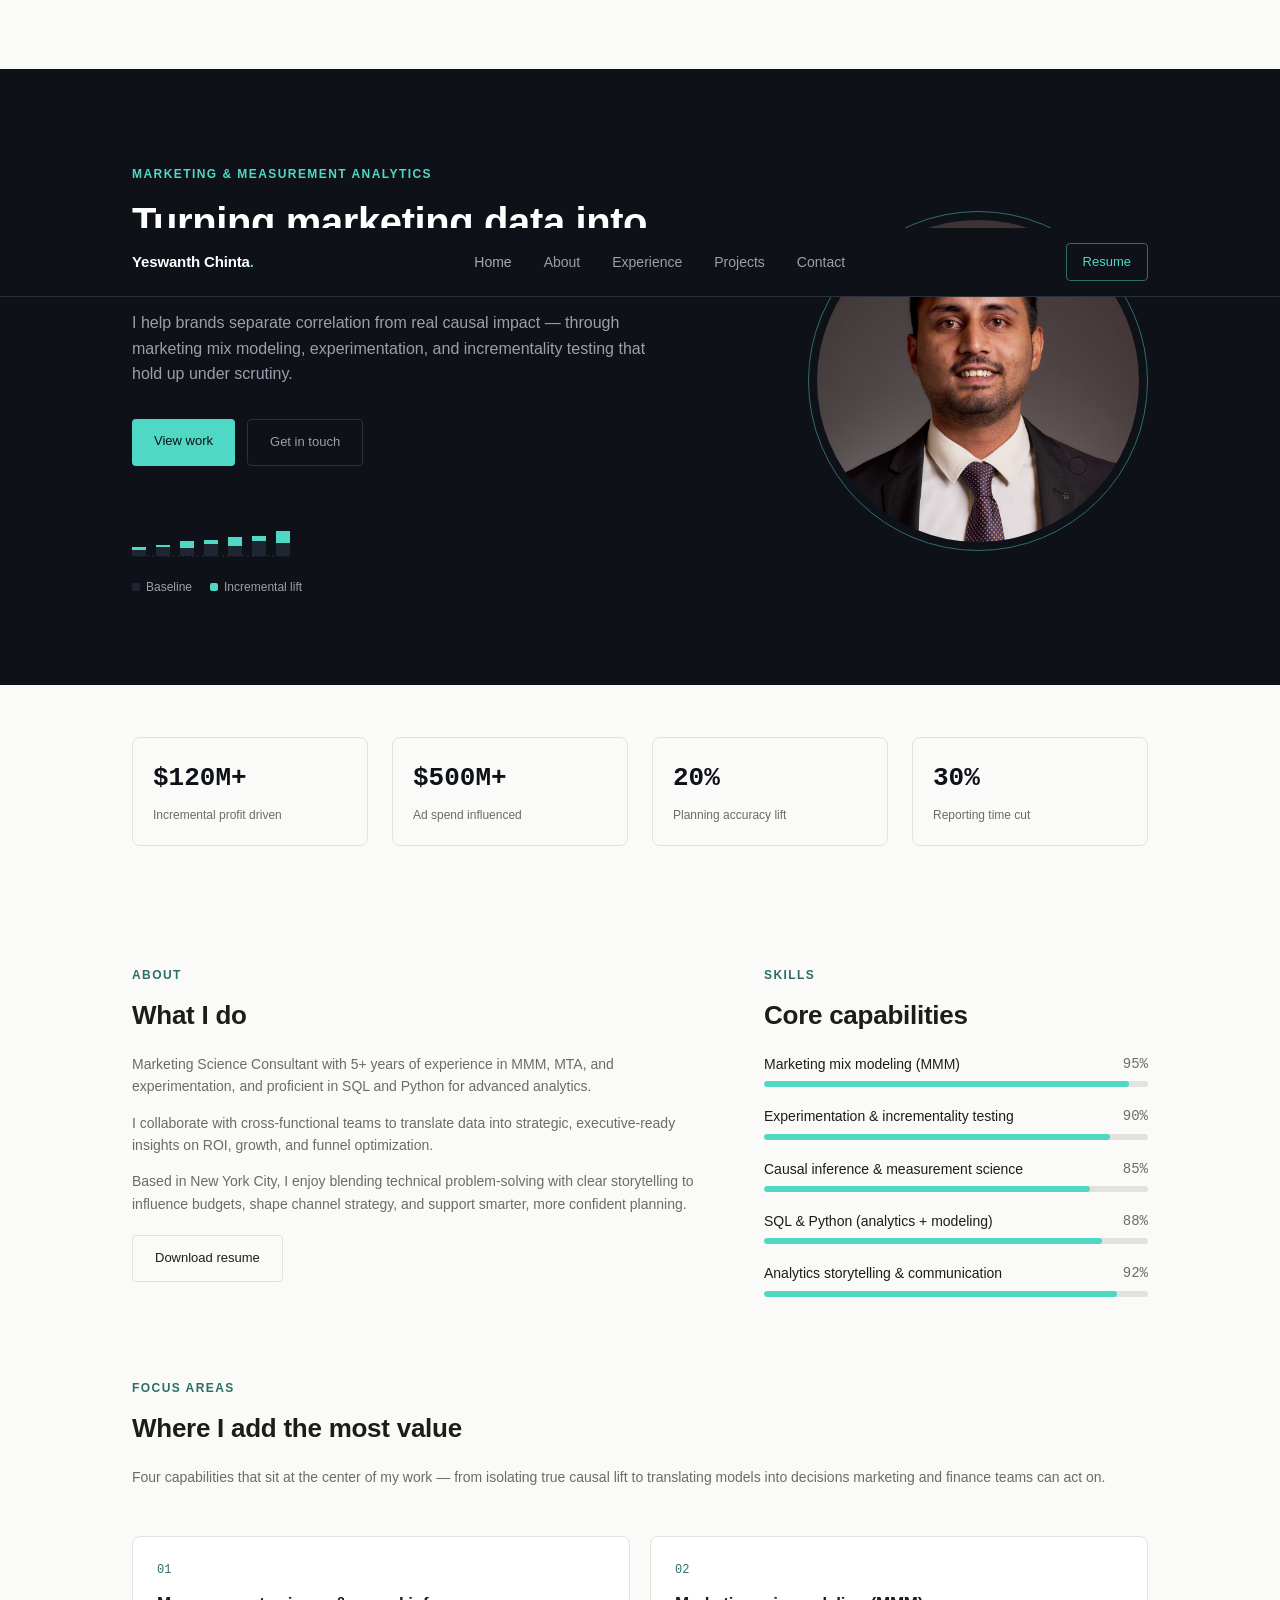
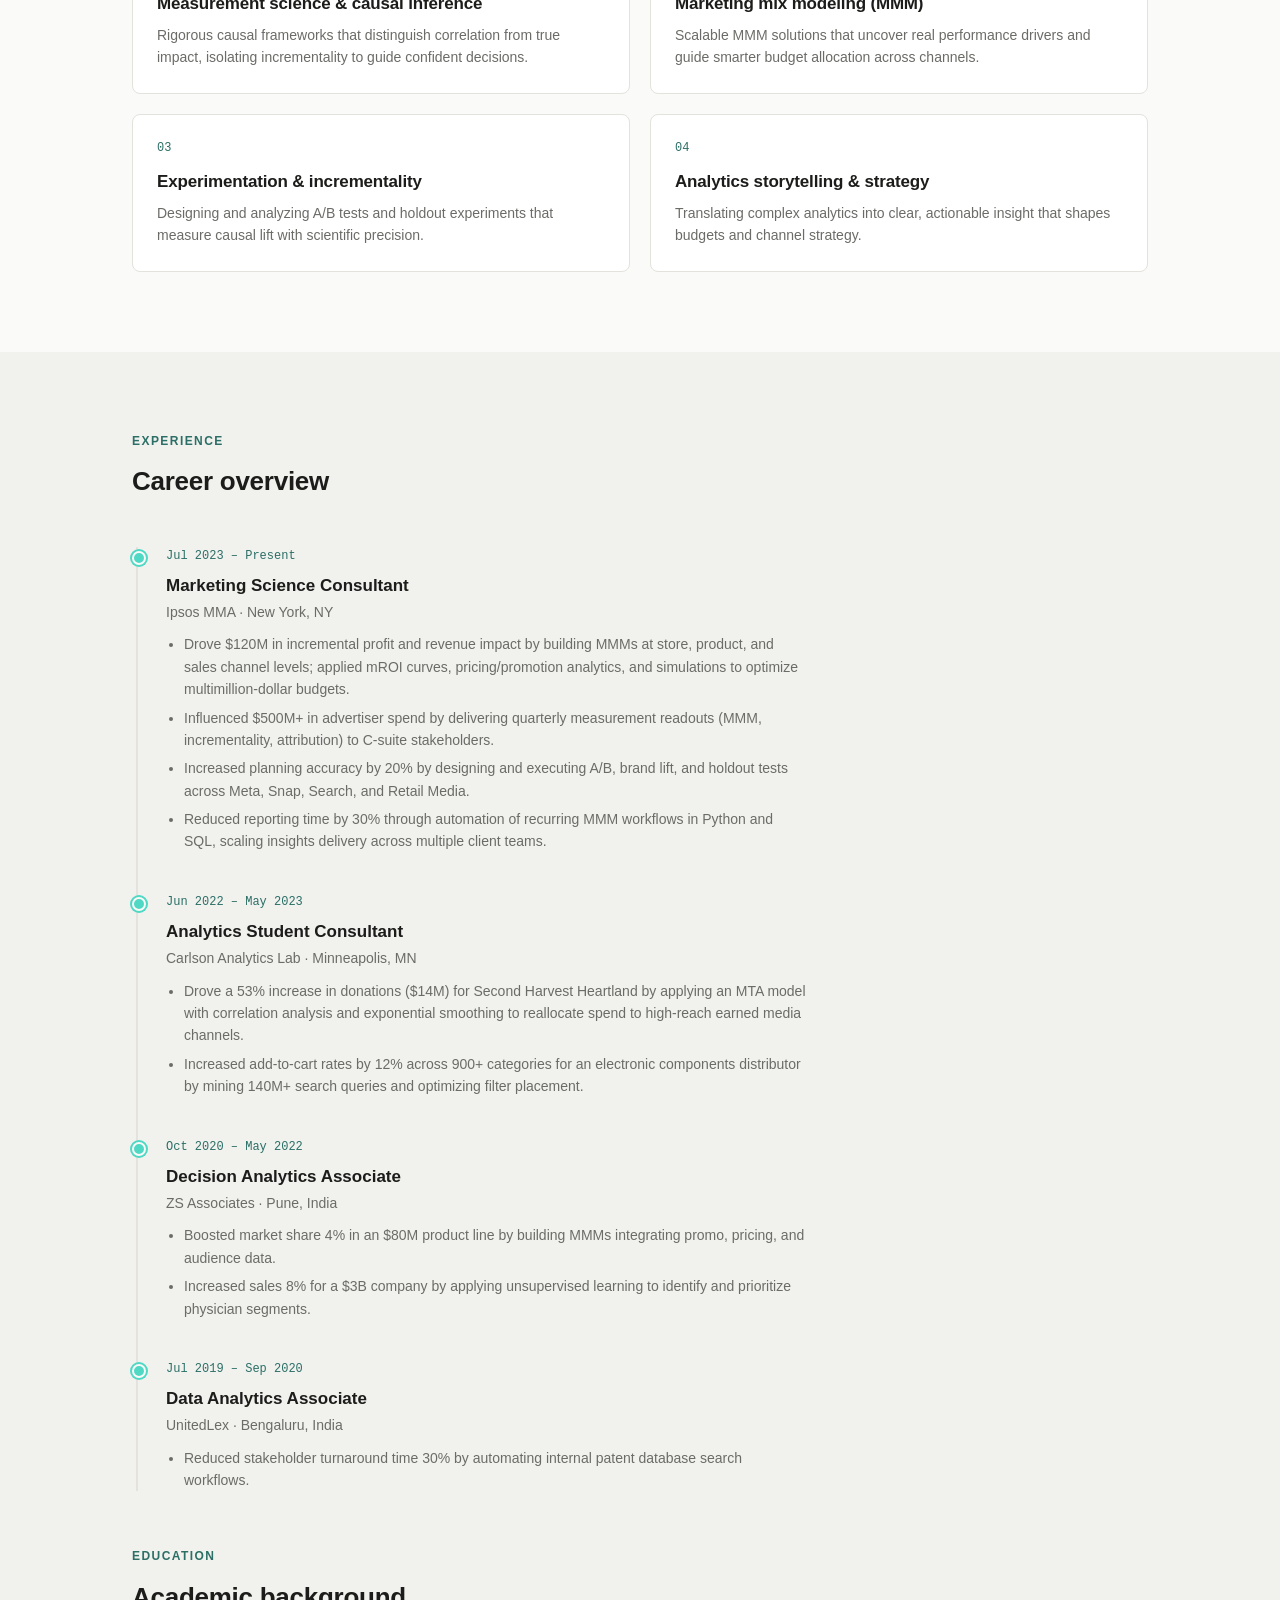
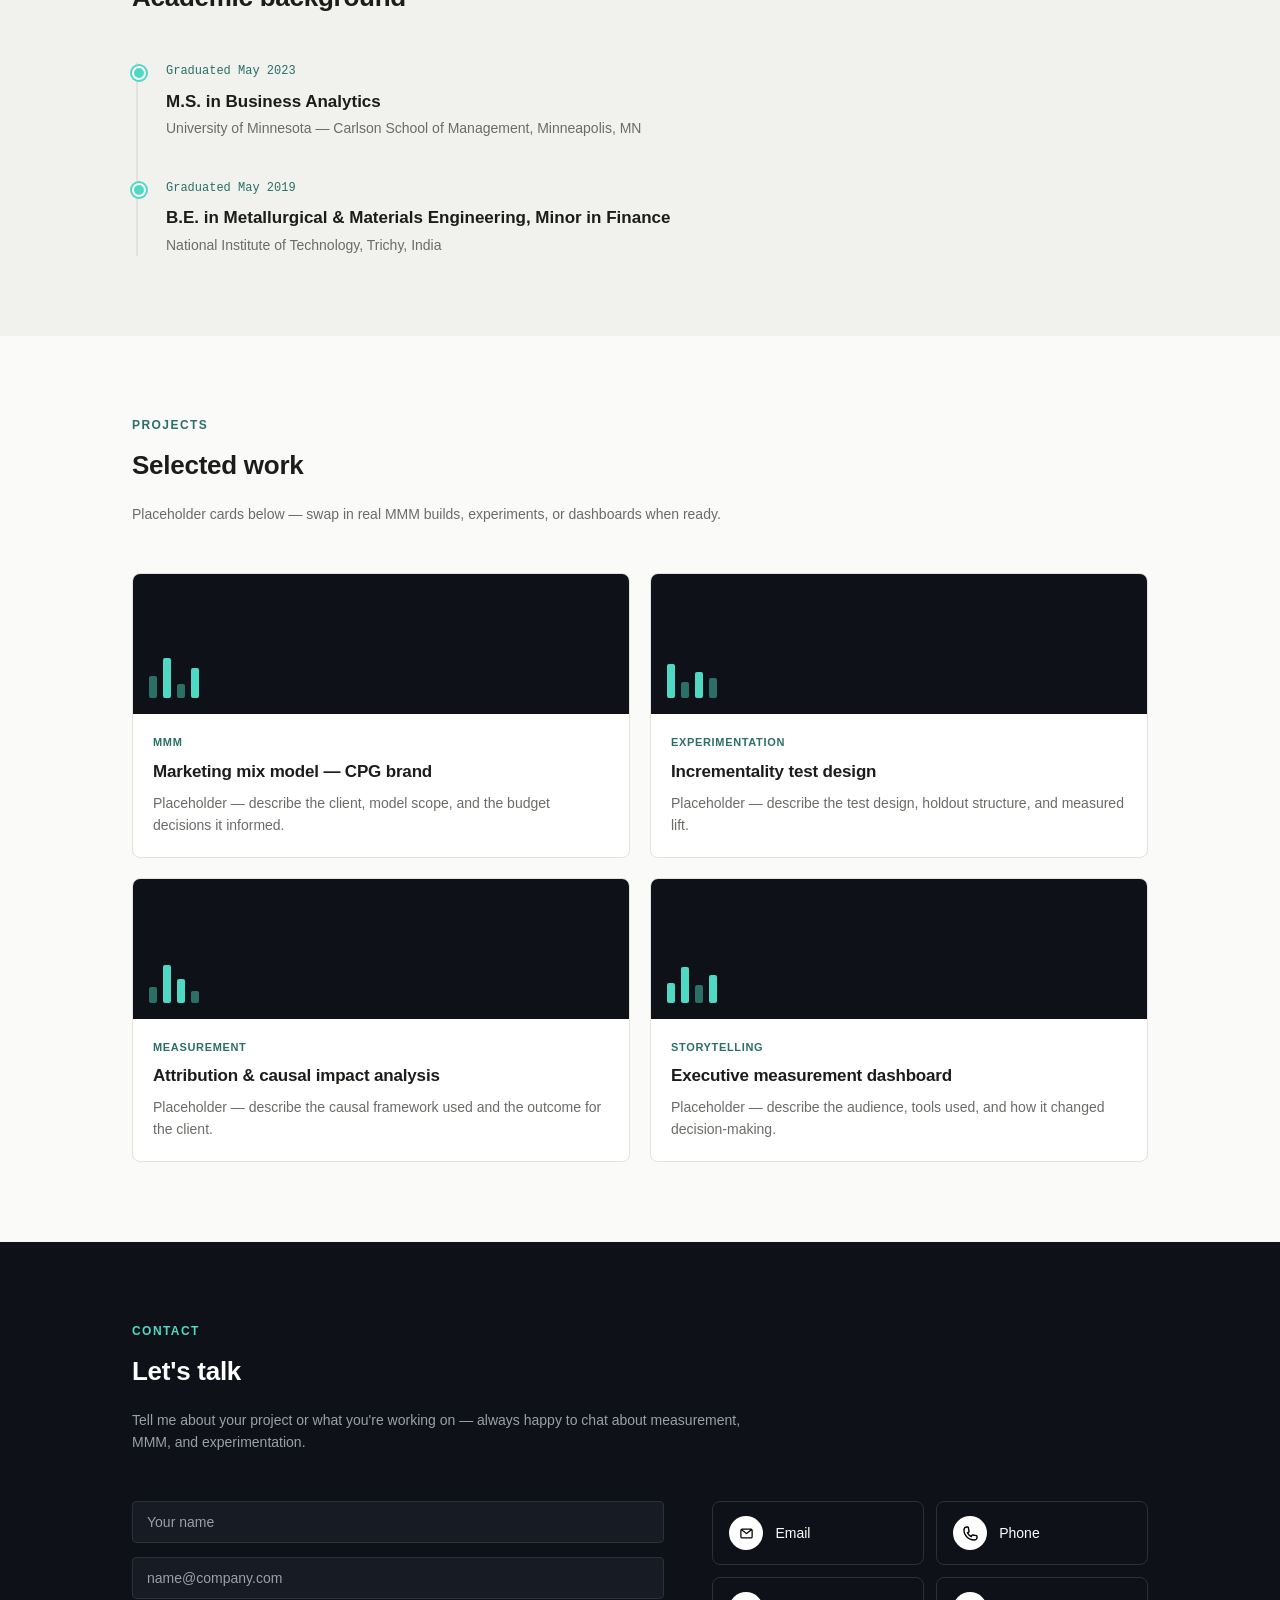
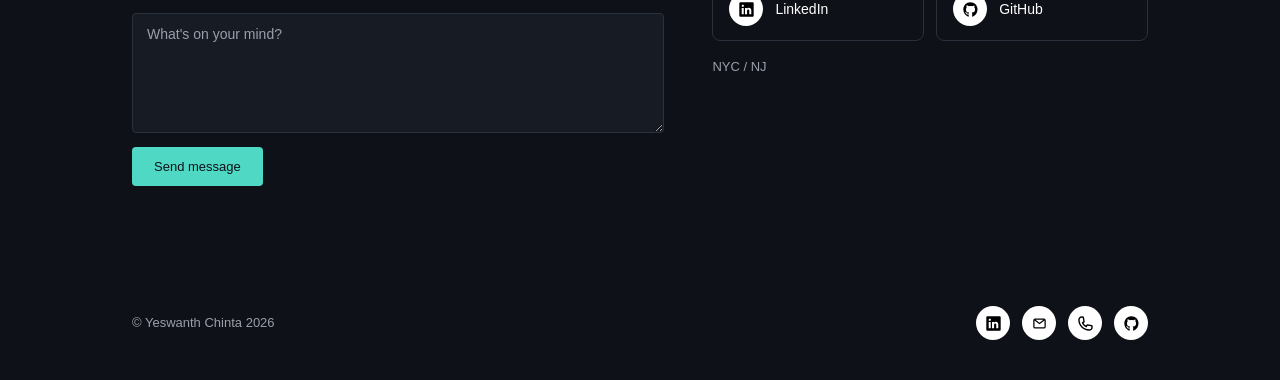
<file: experience.html>
<!DOCTYPE html>
<html lang="en">
<head>
<meta charset="UTF-8">
<meta http-equiv="refresh" content="0; url=index.html#experience">
<link rel="canonical" href="index.html#experience">
<title>Redirecting…</title>
</head>
<body>
<p>This page has moved. <a href="index.html#experience">Continue to Experience</a>.</p>
</body>
</html>
</file>
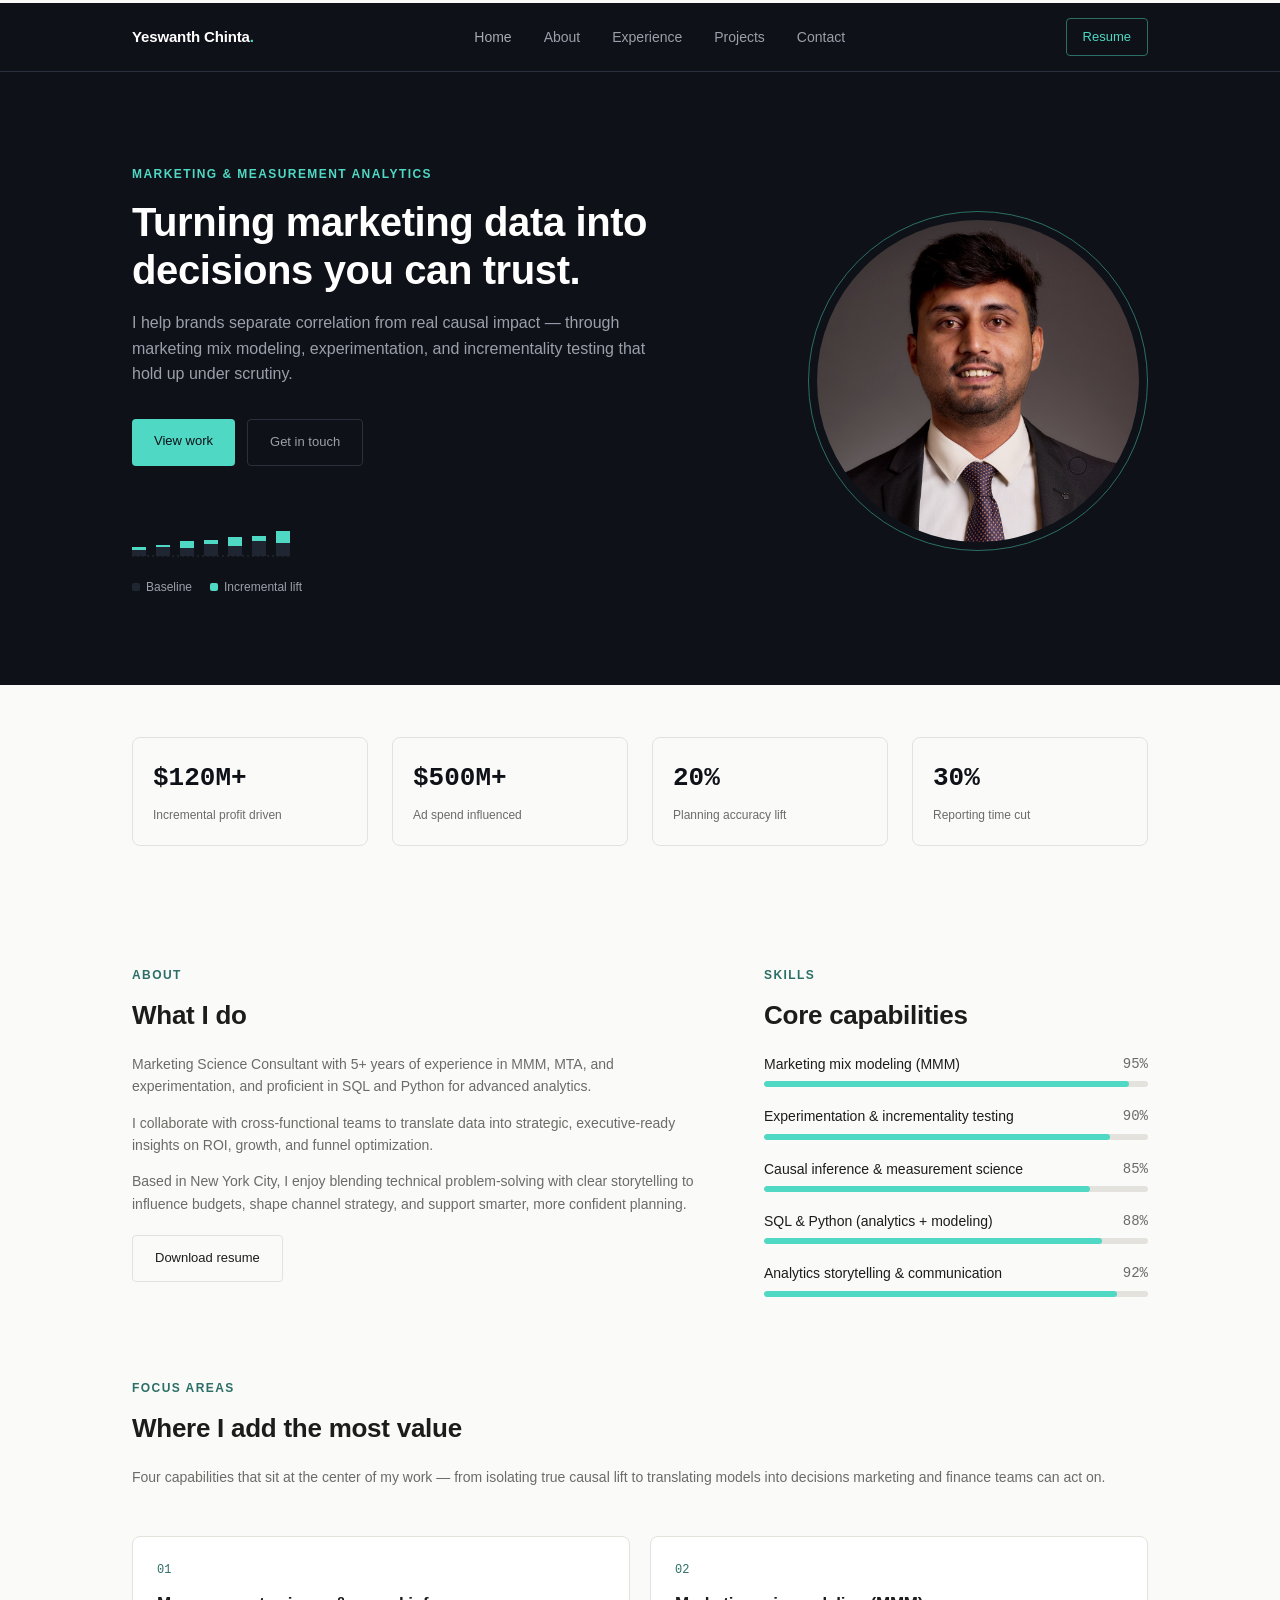
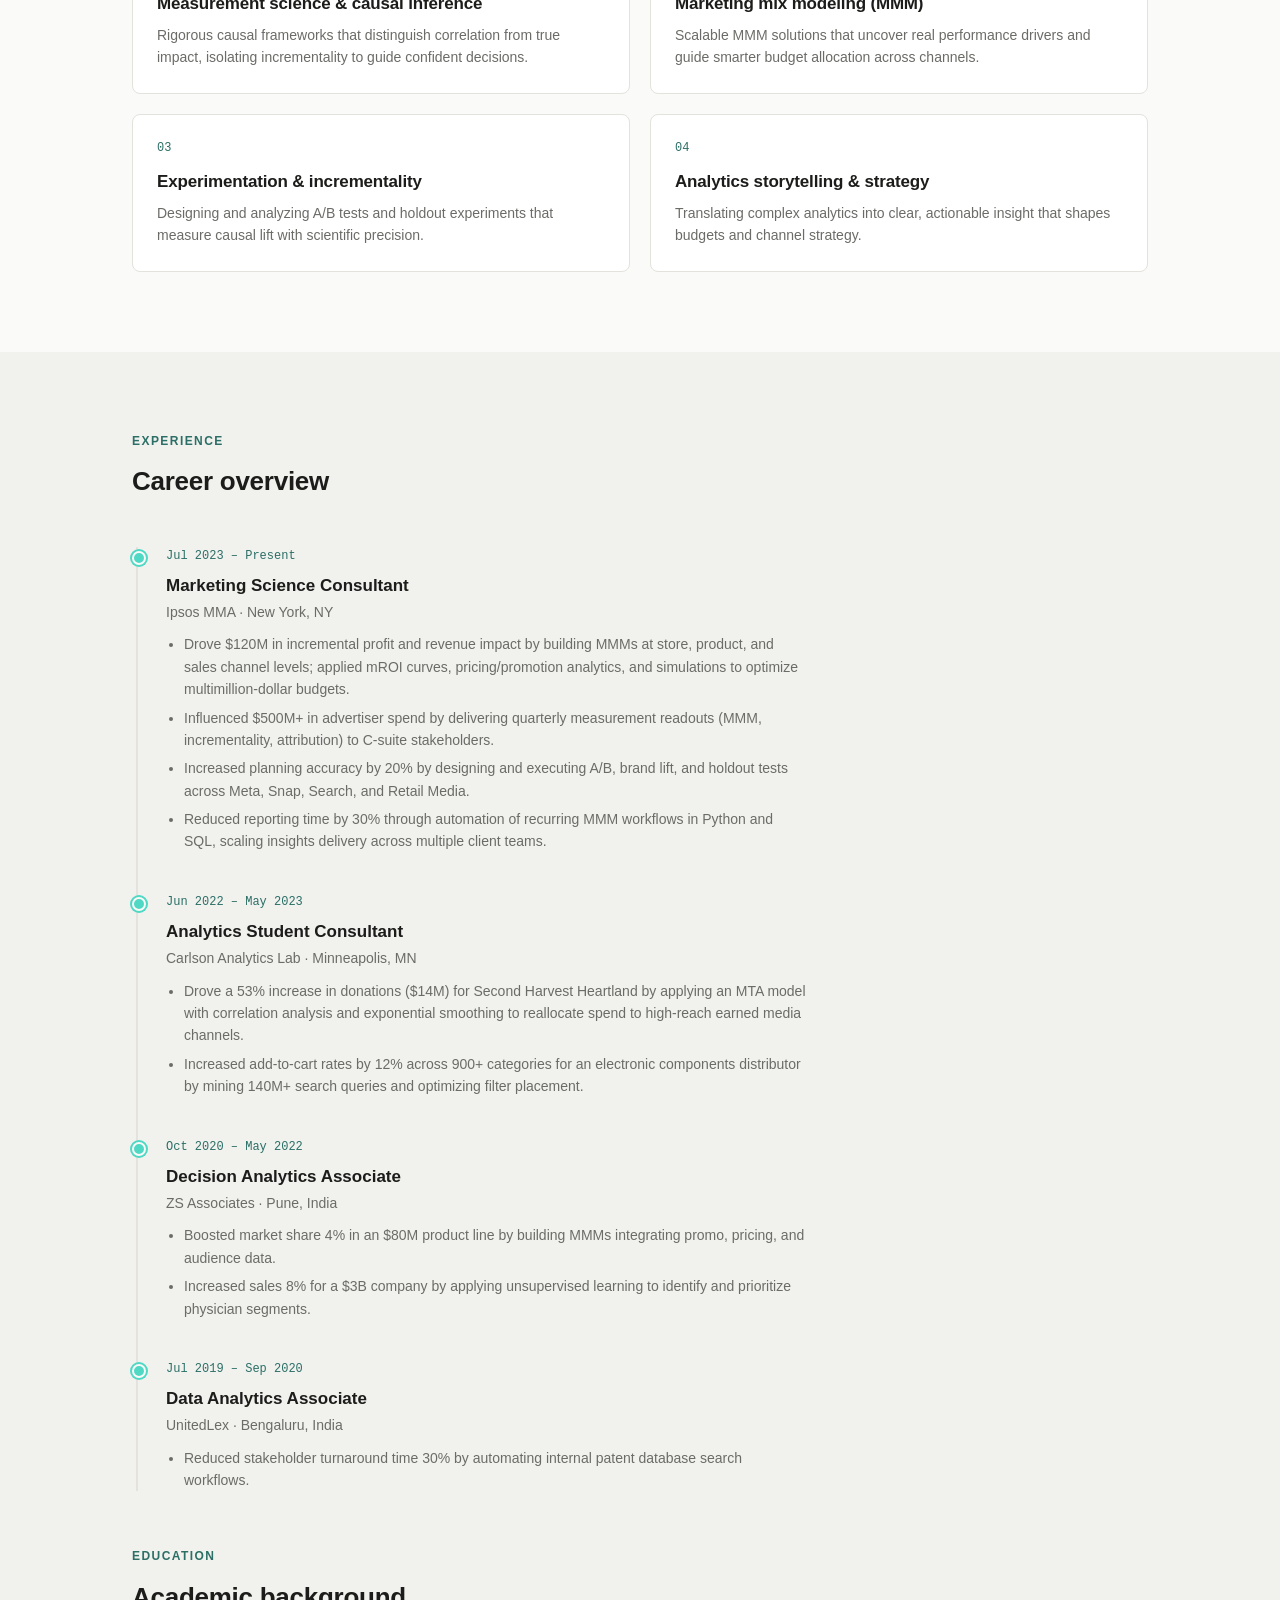
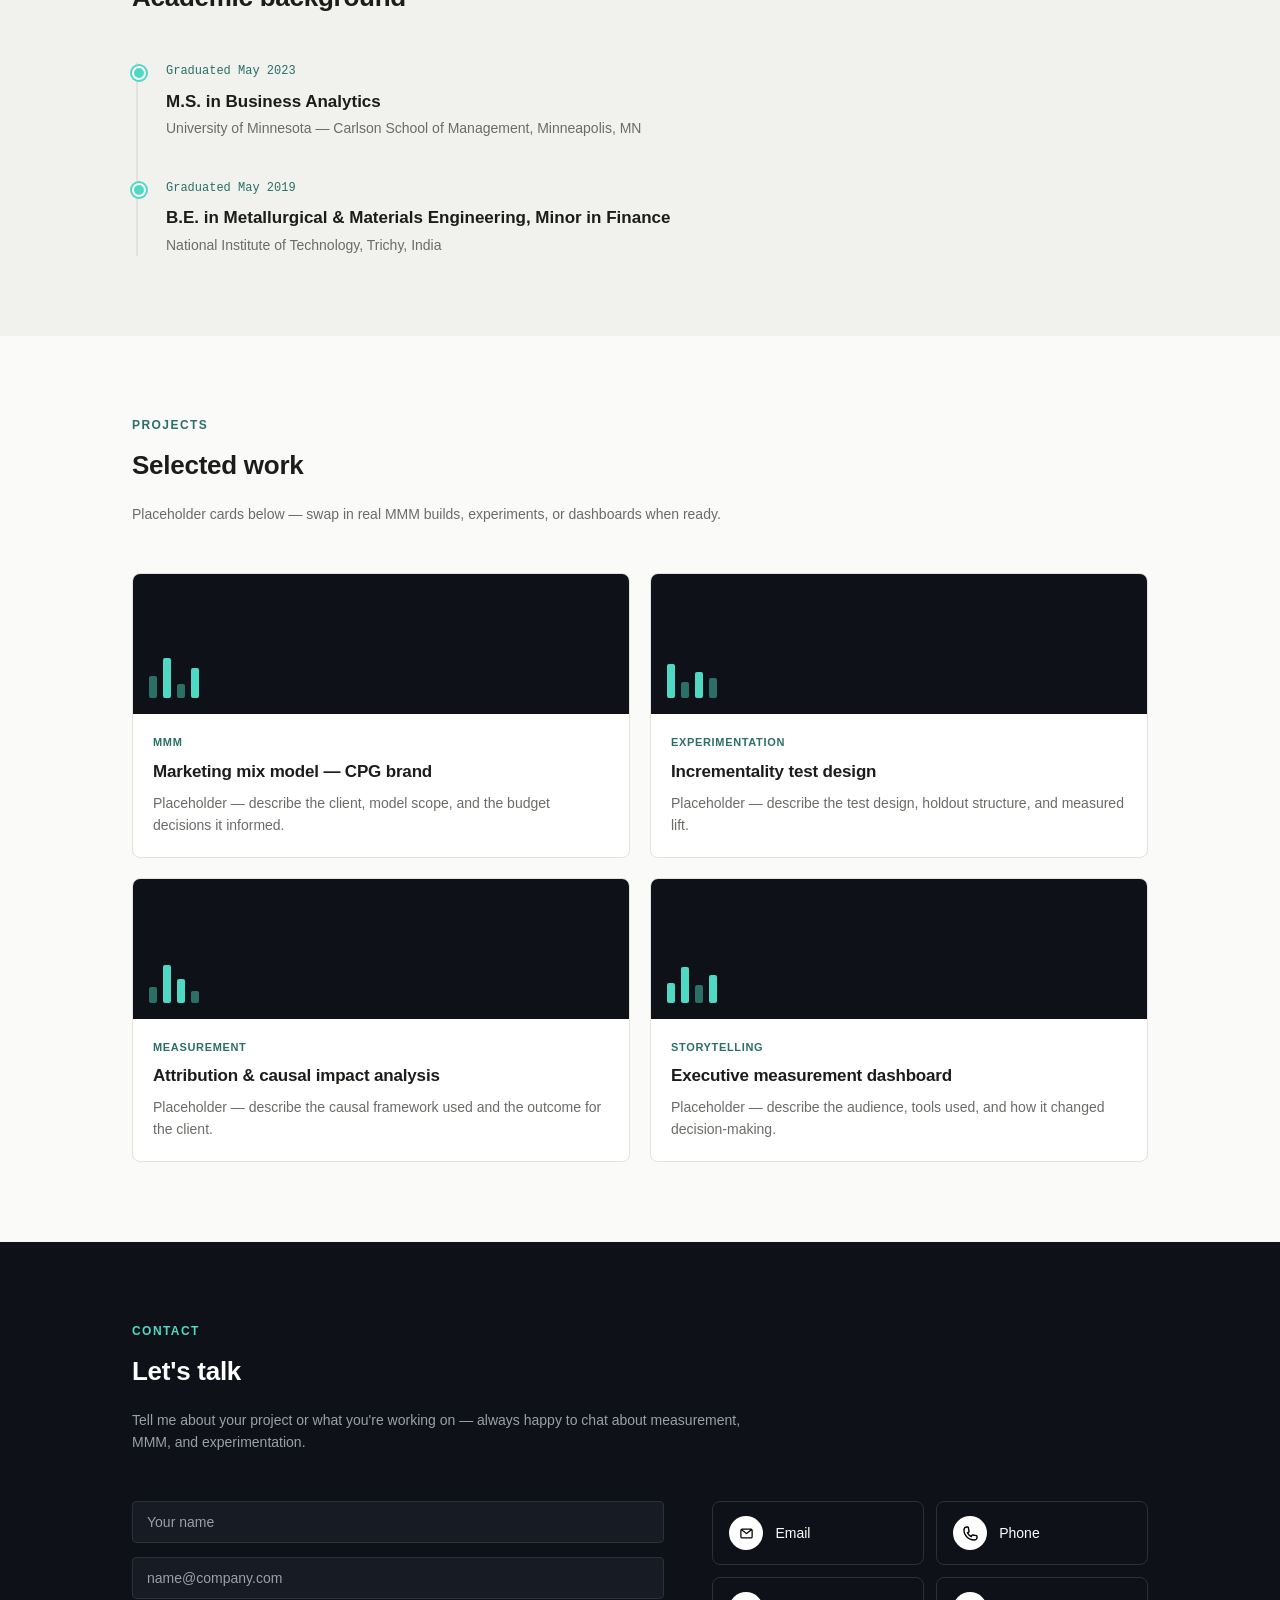
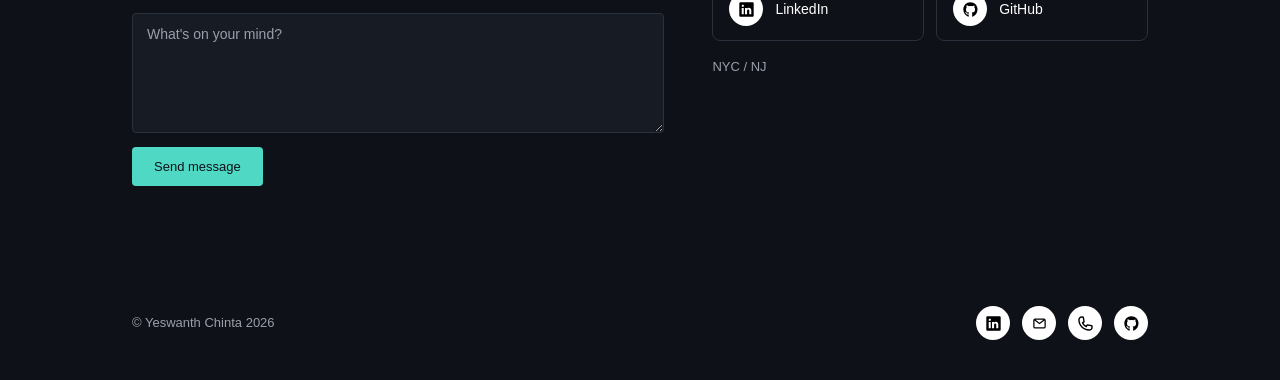
<file: projects.html>
<!DOCTYPE html>
<html lang="en">
<head>
<meta charset="UTF-8">
<meta http-equiv="refresh" content="0; url=index.html#projects">
<link rel="canonical" href="index.html#projects">
<title>Redirecting…</title>
</head>
<body>
<p>This page has moved. <a href="index.html#projects">Continue to Projects</a>.</p>
</body>
</html>
</file>
<file: css/style.css>
/* ===========================================
   Yeswanth Chinta — Career Site
   Style: minimal + bold data-driven hybrid
   =========================================== */

:root {
  --navy: #0e1117;
  --navy-2: #161b24;
  --navy-3: #1f2531;
  --teal: #4fd8c4;
  --teal-dim: #2b6f66;
  --ink: #1c1c1a;
  --paper: #fafaf8;
  --paper-2: #f1f1ee;
  --muted: #6b6b67;
  --muted-dark: #9aa0ab;
  --line: #e3e2dc;
  --line-dark: #2a303c;
  --radius: 4px;
  --maxw: 1080px;
  --font: -apple-system, BlinkMacSystemFont, "Inter", "Helvetica Neue", Arial, sans-serif;
  --mono: "SF Mono", "IBM Plex Mono", Menlo, monospace;
}

* { box-sizing: border-box; }

html { scroll-behavior: smooth; }

body {
  margin: 0;
  font-family: var(--font);
  color: var(--ink);
  background: var(--paper);
  line-height: 1.6;
  -webkit-font-smoothing: antialiased;
}

a { color: inherit; text-decoration: none; }

img { max-width: 100%; display: block; }

.wrap {
  max-width: var(--maxw);
  margin: 0 auto;
  padding: 0 32px;
}

.eyebrow {
  font-size: 12px;
  letter-spacing: 0.12em;
  text-transform: uppercase;
  color: var(--teal-dim);
  font-weight: 600;
  margin: 0 0 14px;
}

.eyebrow.on-dark { color: var(--teal); }

h1, h2, h3 { font-weight: 600; margin: 0; letter-spacing: -0.01em; }
h1 { font-size: 40px; line-height: 1.2; }
h2 { font-size: 26px; line-height: 1.3; margin-bottom: 20px; }
h3 { font-size: 17px; line-height: 1.4; }

p { color: var(--muted); margin: 0; }

/* ---------- Nav ---------- */
.nav {
  background: var(--navy);
  position: sticky;
  top: 0;
  z-index: 50;
  border-bottom: 1px solid var(--line-dark);
}
.nav .wrap {
  display: flex;
  align-items: center;
  justify-content: space-between;
  height: 68px;
}
.nav .brand {
  color: #fff;
  font-weight: 600;
  font-size: 15px;
  letter-spacing: -0.01em;
}
.nav .brand span { color: var(--teal); }
.nav-links {
  display: flex;
  gap: 32px;
  list-style: none;
  margin: 0;
  padding: 0;
}
.nav-links a {
  color: var(--muted-dark);
  font-size: 14px;
  transition: color 0.15s ease;
}
.nav-links a:hover, .nav-links a.active { color: #fff; }
.nav-cta {
  border: 1px solid var(--teal-dim);
  color: var(--teal);
  font-size: 13px;
  padding: 8px 16px;
  border-radius: var(--radius);
  white-space: nowrap;
}
.nav-cta:hover { background: rgba(79, 216, 196, 0.08); }

.nav-right { display: flex; align-items: center; gap: 16px; }
.nav-toggle {
  display: none;
  background: none;
  border: none;
  cursor: pointer;
  padding: 6px;
}
.nav-toggle span {
  display: block;
  width: 20px;
  height: 2px;
  background: #fff;
  margin: 4px 0;
}

/* ---------- Buttons ---------- */
.btn {
  display: inline-block;
  font-size: 13px;
  padding: 12px 22px;
  border-radius: var(--radius);
  font-weight: 500;
  transition: all 0.15s ease;
}
.btn-primary {
  background: var(--teal);
  color: var(--navy);
}
.btn-primary:hover { background: #6fe4d3; }
.btn-ghost-dark {
  border: 1px solid var(--line-dark);
  color: var(--muted-dark);
}
.btn-ghost-dark:hover { border-color: var(--teal-dim); color: #fff; }
.btn-ghost-light {
  border: 1px solid var(--line);
  color: var(--ink);
}
.btn-ghost-light:hover { border-color: var(--ink); }

/* ---------- Hero (dark, bold, data-driven) ---------- */
.hero {
  background: var(--navy);
  color: #fff;
  padding: 96px 0 88px;
  position: relative;
  overflow: hidden;
}
.hero .wrap { position: relative; z-index: 2; }
.hero h1 { color: #fff; max-width: 620px; }
.hero .lede {
  max-width: 520px;
  color: var(--muted-dark);
  font-size: 16px;
  margin-top: 16px;
}
.hero .actions { display: flex; gap: 12px; margin-top: 32px; }
.lift-chart { display: block; margin: 40px 0 0; }
.lift-legend {
  display: flex;
  gap: 18px;
  margin-top: 12px;
}
.lift-legend span {
  display: flex;
  align-items: center;
  gap: 6px;
  font-size: 12px;
  color: var(--muted-dark);
}
.lift-legend i {
  display: inline-block;
  width: 8px;
  height: 8px;
  border-radius: 2px;
}

.hero-grid {
  display: grid;
  grid-template-columns: 1fr 360px;
  gap: 48px;
  align-items: center;
}
.hero-photo-wrap {
  width: 340px;
  height: 340px;
  border-radius: 50%;
  padding: 8px;
  border: 1px solid var(--teal-dim);
  justify-self: end;
}
.hero-photo-wrap img {
  width: 100%;
  height: 100%;
  border-radius: 50%;
  object-fit: cover;
}

/* ---------- Sections (light) ---------- */
section.block { padding: 80px 0; }
section.block.alt { background: var(--paper-2); }
.section-head { max-width: 640px; margin-bottom: 48px; }
.section-head p:not(.eyebrow) { font-size: 14px; }
.section-head.wide { max-width: none; }
.section-head.wide p { max-width: none; }

/* ---------- Sections (dark bookend) ---------- */
section.block-dark {
  background: var(--navy);
  color: #fff;
}
section.block-dark h2 { color: #fff; }
section.block-dark .section-head p:not(.eyebrow) { color: var(--muted-dark); }
section.block-dark .contact-item { border-bottom-color: var(--line-dark); }
section.block-dark .contact-item .k { color: var(--muted-dark); }
section.block-dark .contact-item .v { color: #fff; }
section.block-dark .contact-item .v a:hover { color: var(--teal); }
section.block-dark form.contact-form input,
section.block-dark form.contact-form textarea {
  background: var(--navy-2);
  border-color: var(--line-dark);
  color: #fff;
}
section.block-dark form.contact-form input::placeholder,
section.block-dark form.contact-form textarea::placeholder {
  color: var(--muted-dark);
}
section.block-dark form.contact-form input:focus,
section.block-dark form.contact-form textarea:focus {
  border-color: var(--teal-dim);
}

section.metrics-strip { padding: 40px 0; }

/* ---------- Contact icon tiles ---------- */
.contact-icons {
  display: grid;
  grid-template-columns: repeat(2, 1fr);
  gap: 12px;
}
.contact-icon-tile {
  display: flex;
  align-items: center;
  gap: 12px;
  border: 1px solid var(--line-dark);
  border-radius: 8px;
  padding: 14px 16px;
  font-size: 14px;
  color: #fff;
  transition: border-color 0.15s ease;
}
.contact-icon-tile:hover { border-color: var(--teal-dim); }
.ci-icon {
  width: 34px;
  height: 34px;
  border-radius: 50%;
  background: #fff;
  display: flex;
  align-items: center;
  justify-content: center;
  flex-shrink: 0;
}
.ci-icon img { width: 15px; height: 15px; }
.contact-location { margin-top: 16px; font-size: 13px; color: var(--muted-dark); }

/* ---------- About + skills combo ---------- */
.about-grid {
  display: grid;
  grid-template-columns: 1.2fr 0.8fr;
  gap: 56px;
  align-items: start;
}
.about-grid h2 { margin-top: 0; }
.about-grid > div > p:not(.eyebrow) { font-size: 14px; }

/* ---------- Stat / skill bars ---------- */
.stat-grid {
  display: grid;
  grid-template-columns: repeat(4, 1fr);
  gap: 24px;
  margin-top: 12px;
}
.stat-card {
  border: 1px solid var(--line);
  border-radius: 8px;
  padding: 20px;
}
.stat-num {
  font-family: var(--mono);
  font-size: 26px;
  font-weight: 600;
  color: var(--navy);
}
.stat-label {
  font-size: 12px;
  color: var(--muted);
  margin-top: 6px;
}

.skill-row { margin-bottom: 18px; }
.skill-top {
  display: flex;
  justify-content: space-between;
  font-size: 14px;
  margin-bottom: 6px;
}
.skill-top span:last-child { font-family: var(--mono); color: var(--muted); }
.skill-bar {
  height: 6px;
  background: var(--line);
  border-radius: 3px;
  overflow: hidden;
}
.skill-fill { height: 100%; background: var(--teal); border-radius: 3px; }

/* ---------- Cards ---------- */
.card-grid {
  display: grid;
  grid-template-columns: repeat(2, 1fr);
  gap: 20px;
}
.card {
  border: 1px solid var(--line);
  border-radius: 8px;
  padding: 24px;
  background: #fff;
}
.card .num {
  font-family: var(--mono);
  font-size: 12px;
  color: var(--teal-dim);
  margin-bottom: 12px;
}
.card h3 { margin-bottom: 8px; }
.card p { font-size: 14px; }

/* ---------- Timeline ---------- */
.timeline {
  border-left: 2px solid var(--line);
  padding-left: 28px;
  margin-left: 4px;
}
.tl-item { position: relative; padding-bottom: 40px; }
.tl-item:last-child { padding-bottom: 0; }
.tl-item::before {
  content: "";
  position: absolute;
  left: -34px;
  top: 4px;
  width: 10px;
  height: 10px;
  border-radius: 50%;
  background: var(--teal);
  border: 2px solid var(--paper);
  box-shadow: 0 0 0 2px var(--teal);
}
.tl-date {
  font-family: var(--mono);
  font-size: 12px;
  color: var(--teal-dim);
  margin-bottom: 6px;
}
.tl-role { font-size: 17px; font-weight: 600; }
.tl-org { font-size: 14px; color: var(--muted); margin-top: 2px; }
.tl-desc { font-size: 14px; margin-top: 8px; max-width: 560px; }
.tl-bullets {
  font-size: 14px;
  color: var(--muted);
  max-width: 640px;
  margin: 10px 0 0;
  padding-left: 18px;
}
.tl-bullets li { margin-bottom: 6px; }
.tl-bullets li:last-child { margin-bottom: 0; }

/* ---------- Projects ---------- */
.proj-card {
  border: 1px solid var(--line);
  border-radius: 8px;
  overflow: hidden;
  background: #fff;
}
.proj-thumb {
  height: 140px;
  background: var(--navy);
  display: flex;
  align-items: flex-end;
  padding: 16px;
  gap: 6px;
}
.proj-thumb div { width: 8px; border-radius: 2px; background: var(--teal-dim); }
.proj-thumb div.hi { background: var(--teal); }
.proj-body { padding: 20px; }
.proj-tag {
  font-size: 11px;
  text-transform: uppercase;
  letter-spacing: 0.06em;
  color: var(--teal-dim);
  font-weight: 600;
}
.proj-body h3 { margin: 8px 0; }
.proj-body p { font-size: 14px; }

/* ---------- Contact ---------- */
.contact-grid {
  display: grid;
  grid-template-columns: 1.1fr 0.9fr;
  gap: 48px;
  align-items: start;
}
.contact-item {
  display: flex;
  gap: 14px;
  padding: 16px 0;
  border-bottom: 1px solid var(--line);
}
.contact-item .k {
  font-size: 12px;
  color: var(--muted);
  text-transform: uppercase;
  letter-spacing: 0.06em;
  width: 90px;
  flex-shrink: 0;
  padding-top: 2px;
}
.contact-item .v { font-size: 14px; }
.contact-item .v a:hover { color: var(--teal-dim); }

form.contact-form { display: flex; flex-direction: column; gap: 14px; }
form.contact-form input,
form.contact-form textarea {
  width: 100%;
  border: 1px solid var(--line);
  border-radius: var(--radius);
  padding: 12px 14px;
  font-family: var(--font);
  font-size: 14px;
  background: #fff;
  color: var(--ink);
}
form.contact-form textarea { min-height: 120px; resize: vertical; }
form.contact-form input:focus,
form.contact-form textarea:focus {
  outline: none;
  border-color: var(--teal-dim);
}
form.contact-form button {
  align-self: flex-start;
  border: none;
  cursor: pointer;
  font-family: var(--font);
}

/* ---------- Footer ---------- */
footer {
  background: var(--navy);
  color: var(--muted-dark);
  padding: 40px 0;
}
footer .wrap {
  display: flex;
  justify-content: space-between;
  align-items: center;
  font-size: 13px;
}
.social-row { display: flex; gap: 12px; }
.social-row a {
  background: #fff;
  width: 34px;
  height: 34px;
  border-radius: 50%;
  display: flex;
  align-items: center;
  justify-content: center;
  transition: background 0.15s ease;
}
.social-row a:hover { background: var(--teal); }
.social-row a img { width: 15px; height: 15px; }

/* ---------- Page header (for non-home pages) ---------- */
.page-head {
  background: var(--navy);
  color: #fff;
  padding: 64px 0 56px;
}
.page-head h1 { color: #fff; font-size: 34px; }
.page-head p { color: var(--muted-dark); margin-top: 10px; max-width: 520px; }

/* ---------- Responsive ---------- */
@media (max-width: 800px) {
  .nav-links {
    display: none;
    position: absolute;
    top: 68px;
    left: 0;
    right: 0;
    background: var(--navy);
    flex-direction: column;
    gap: 0;
    border-bottom: 1px solid var(--line-dark);
  }
  .nav-links.open { display: flex; }
  .nav-links li { border-top: 1px solid var(--line-dark); }
  .nav-links a { display: block; padding: 14px 32px; }
  .nav-toggle { display: block; }
  h1 { font-size: 30px; }
  .hero-grid { grid-template-columns: 1fr; }
  .hero-photo-wrap { justify-self: start; width: 200px; height: 200px; order: -1; }
  .about-grid { grid-template-columns: 1fr; gap: 40px; }
  .stat-grid { grid-template-columns: repeat(2, 1fr); }
  .card-grid { grid-template-columns: 1fr; }
  .contact-grid { grid-template-columns: 1fr; }
  footer .wrap { flex-direction: column; gap: 16px; }
}
</file>
